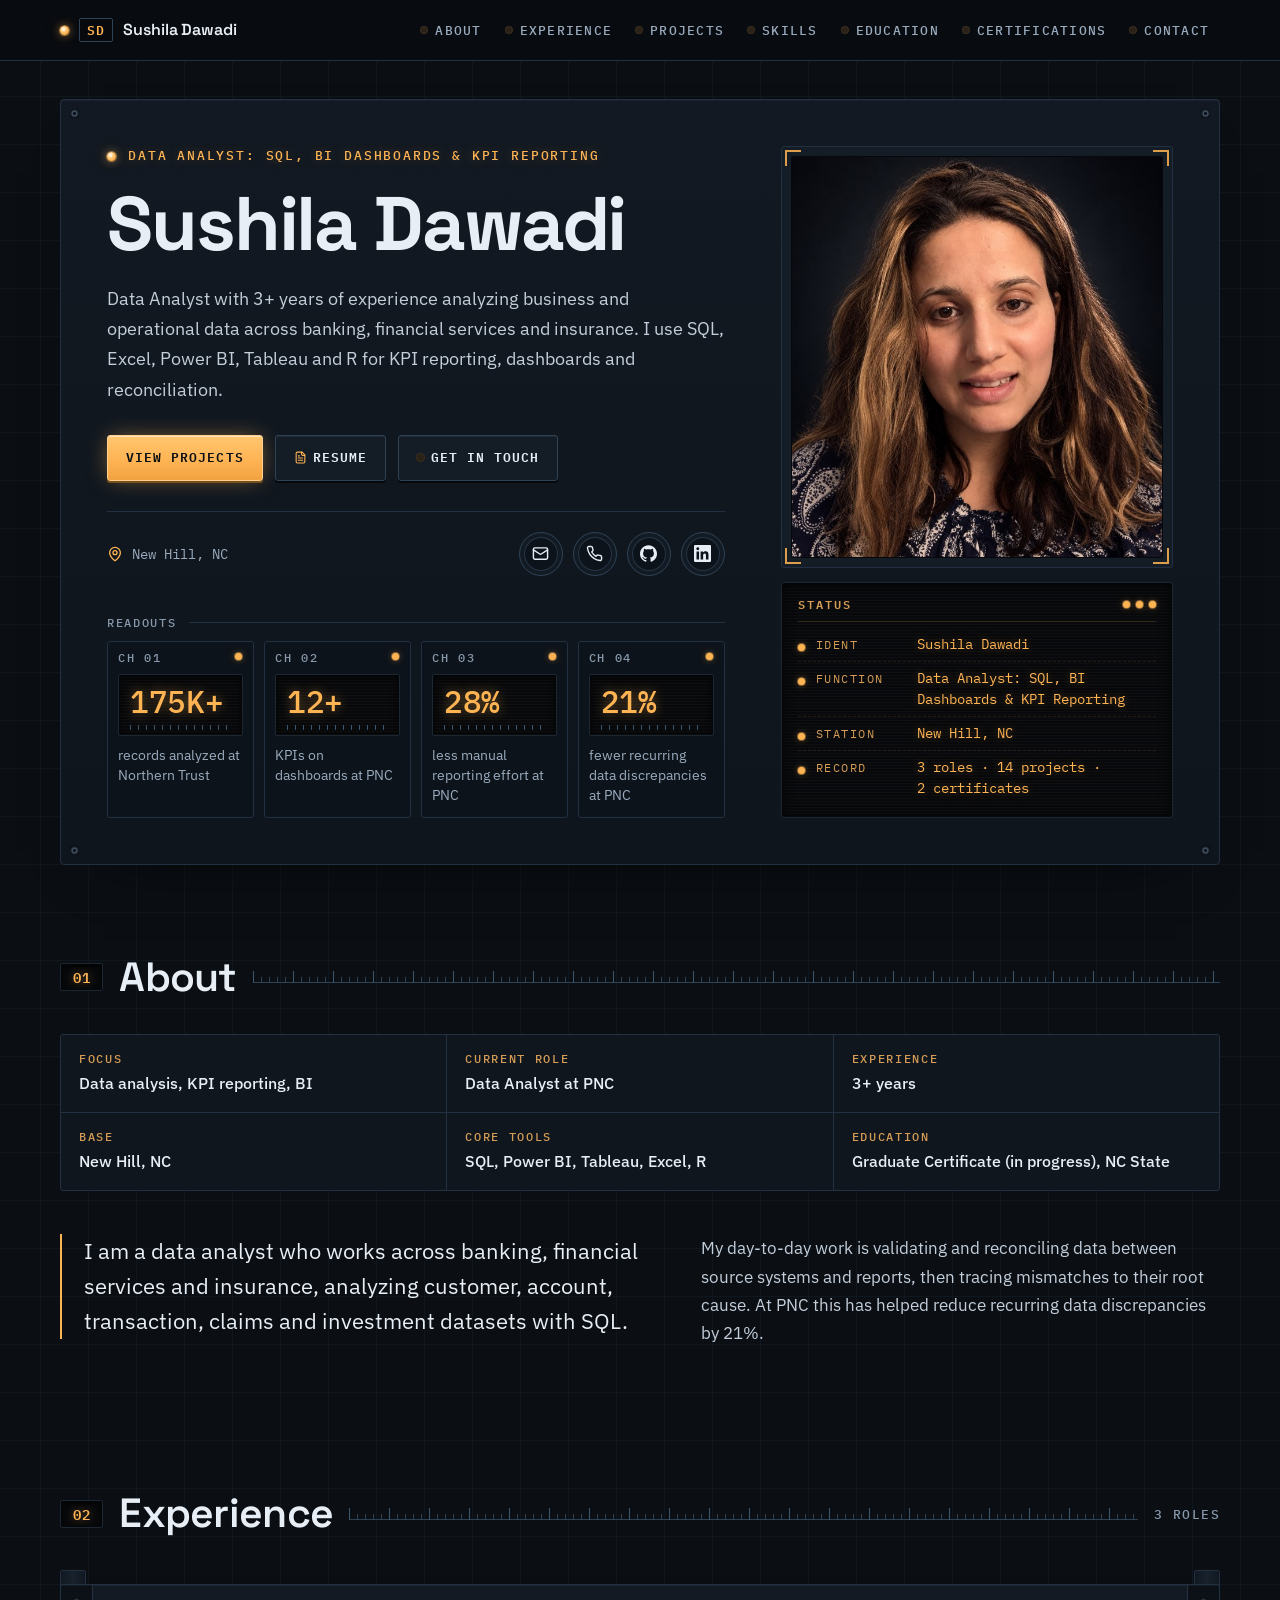
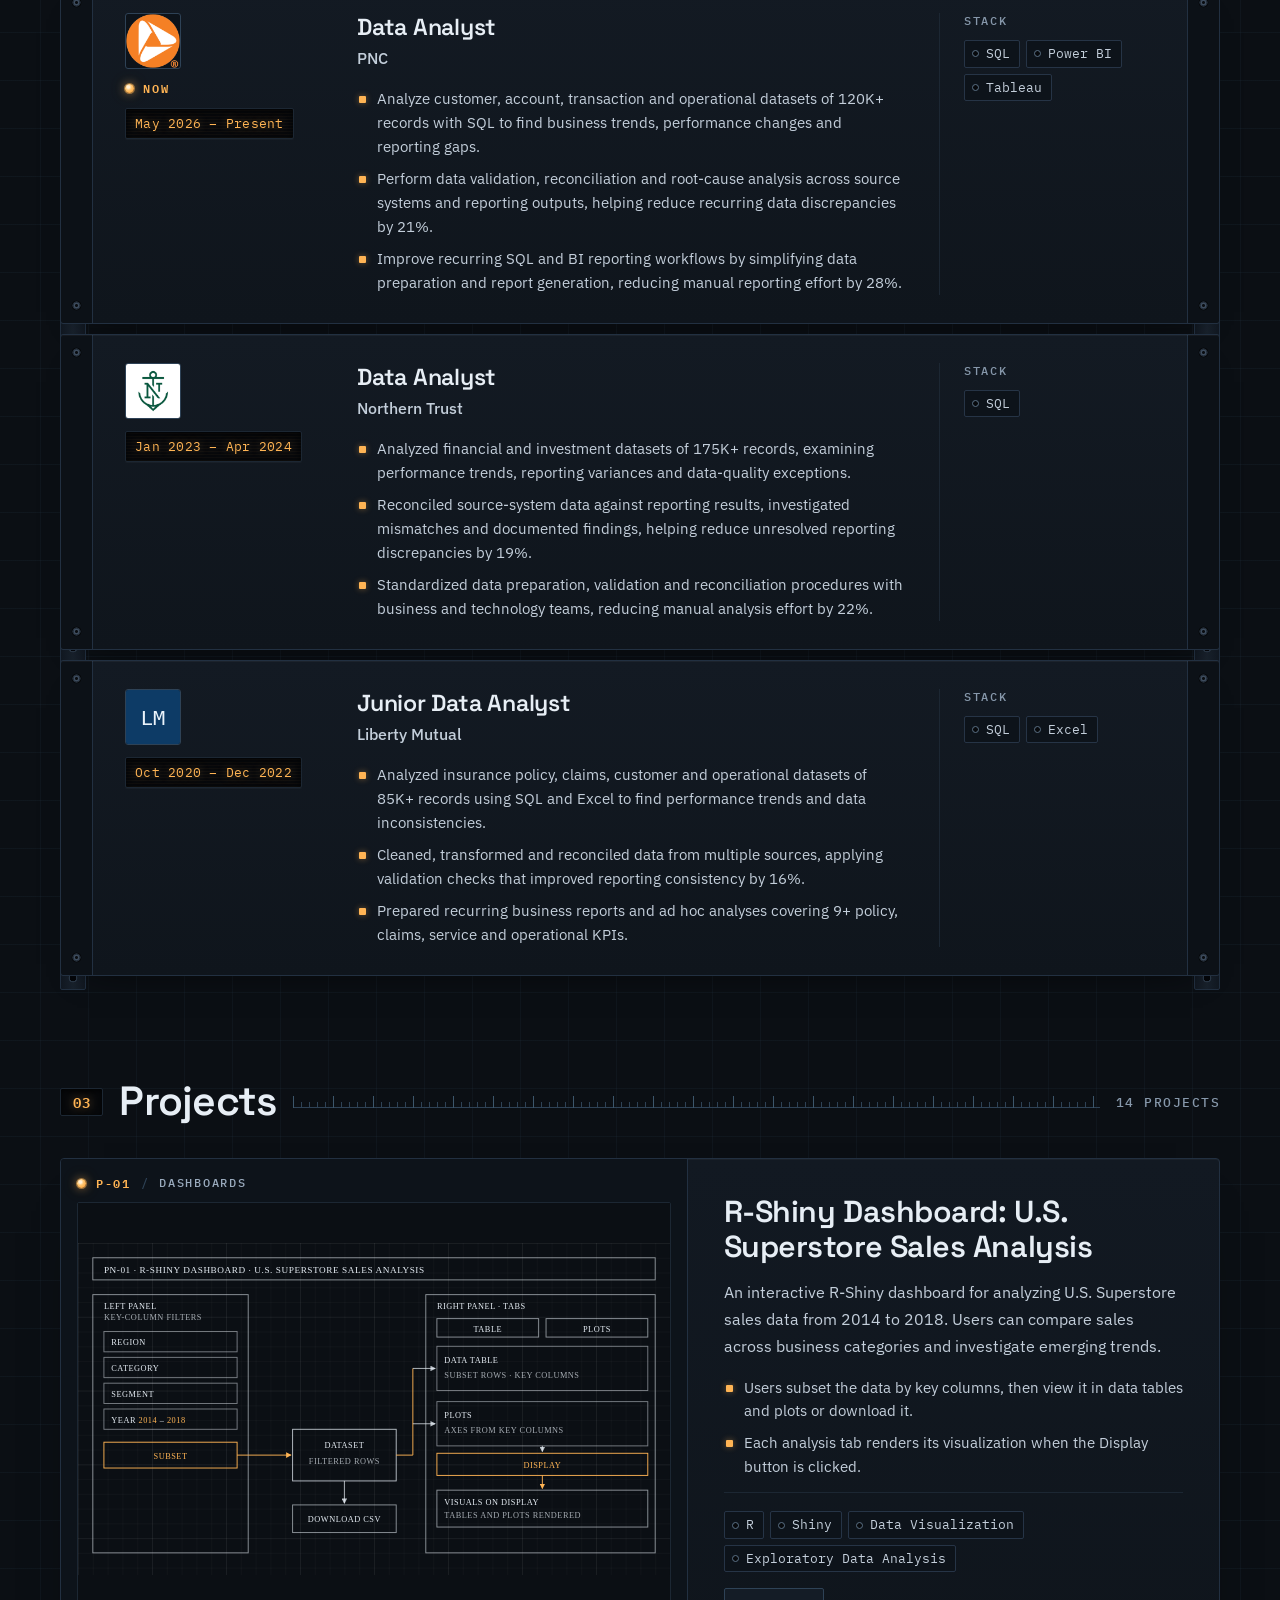
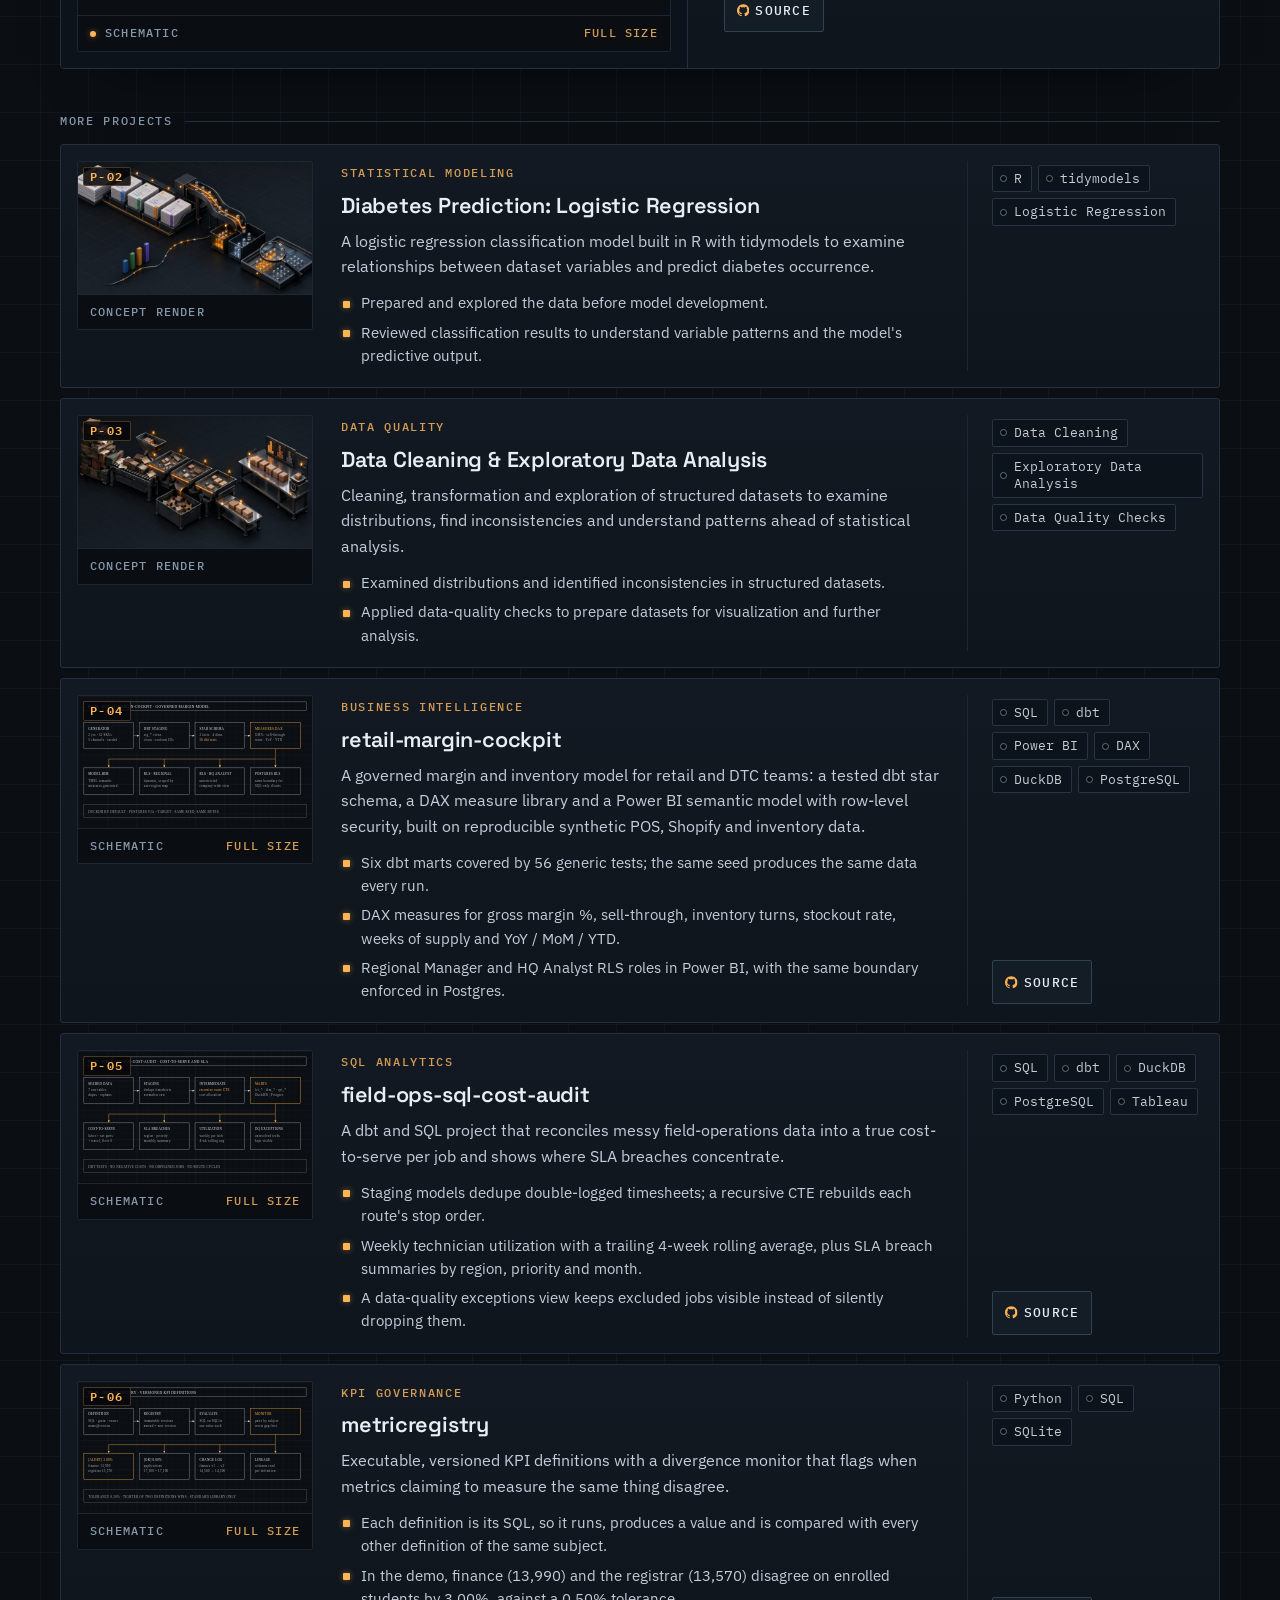
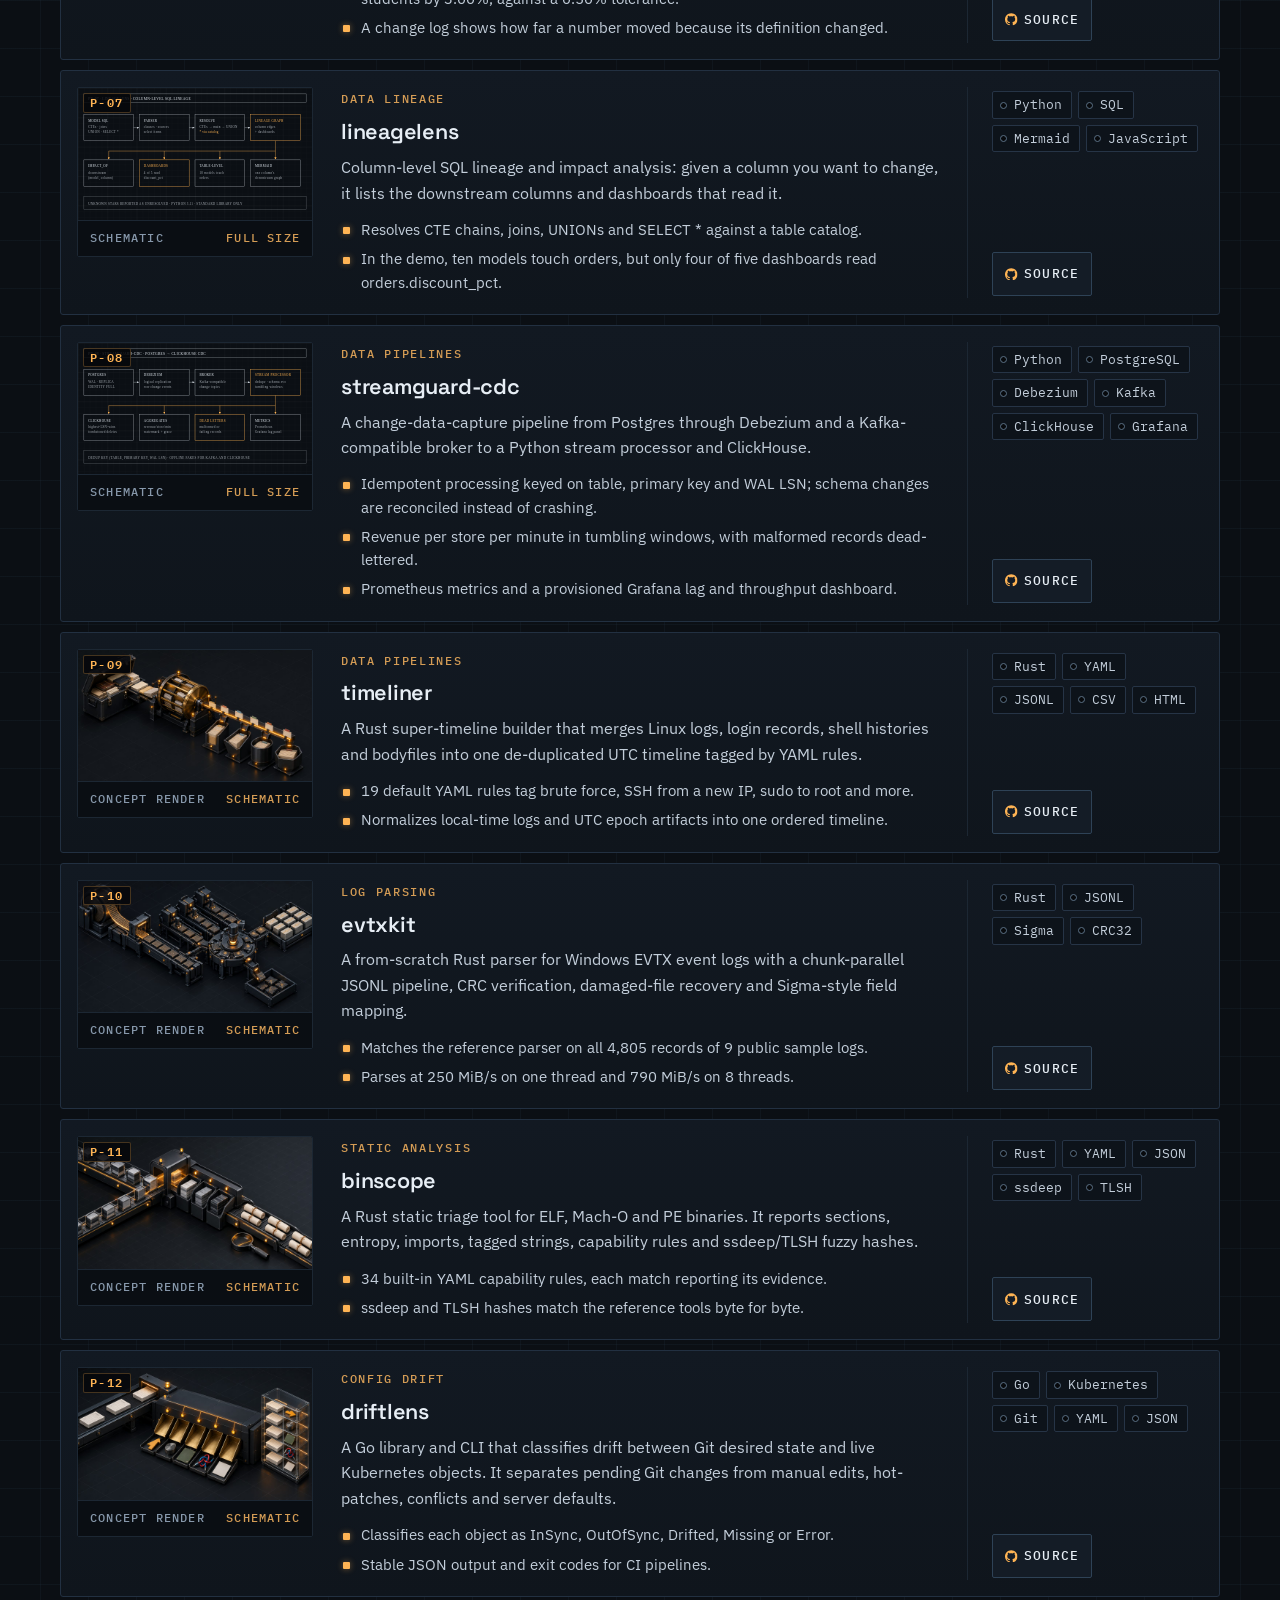
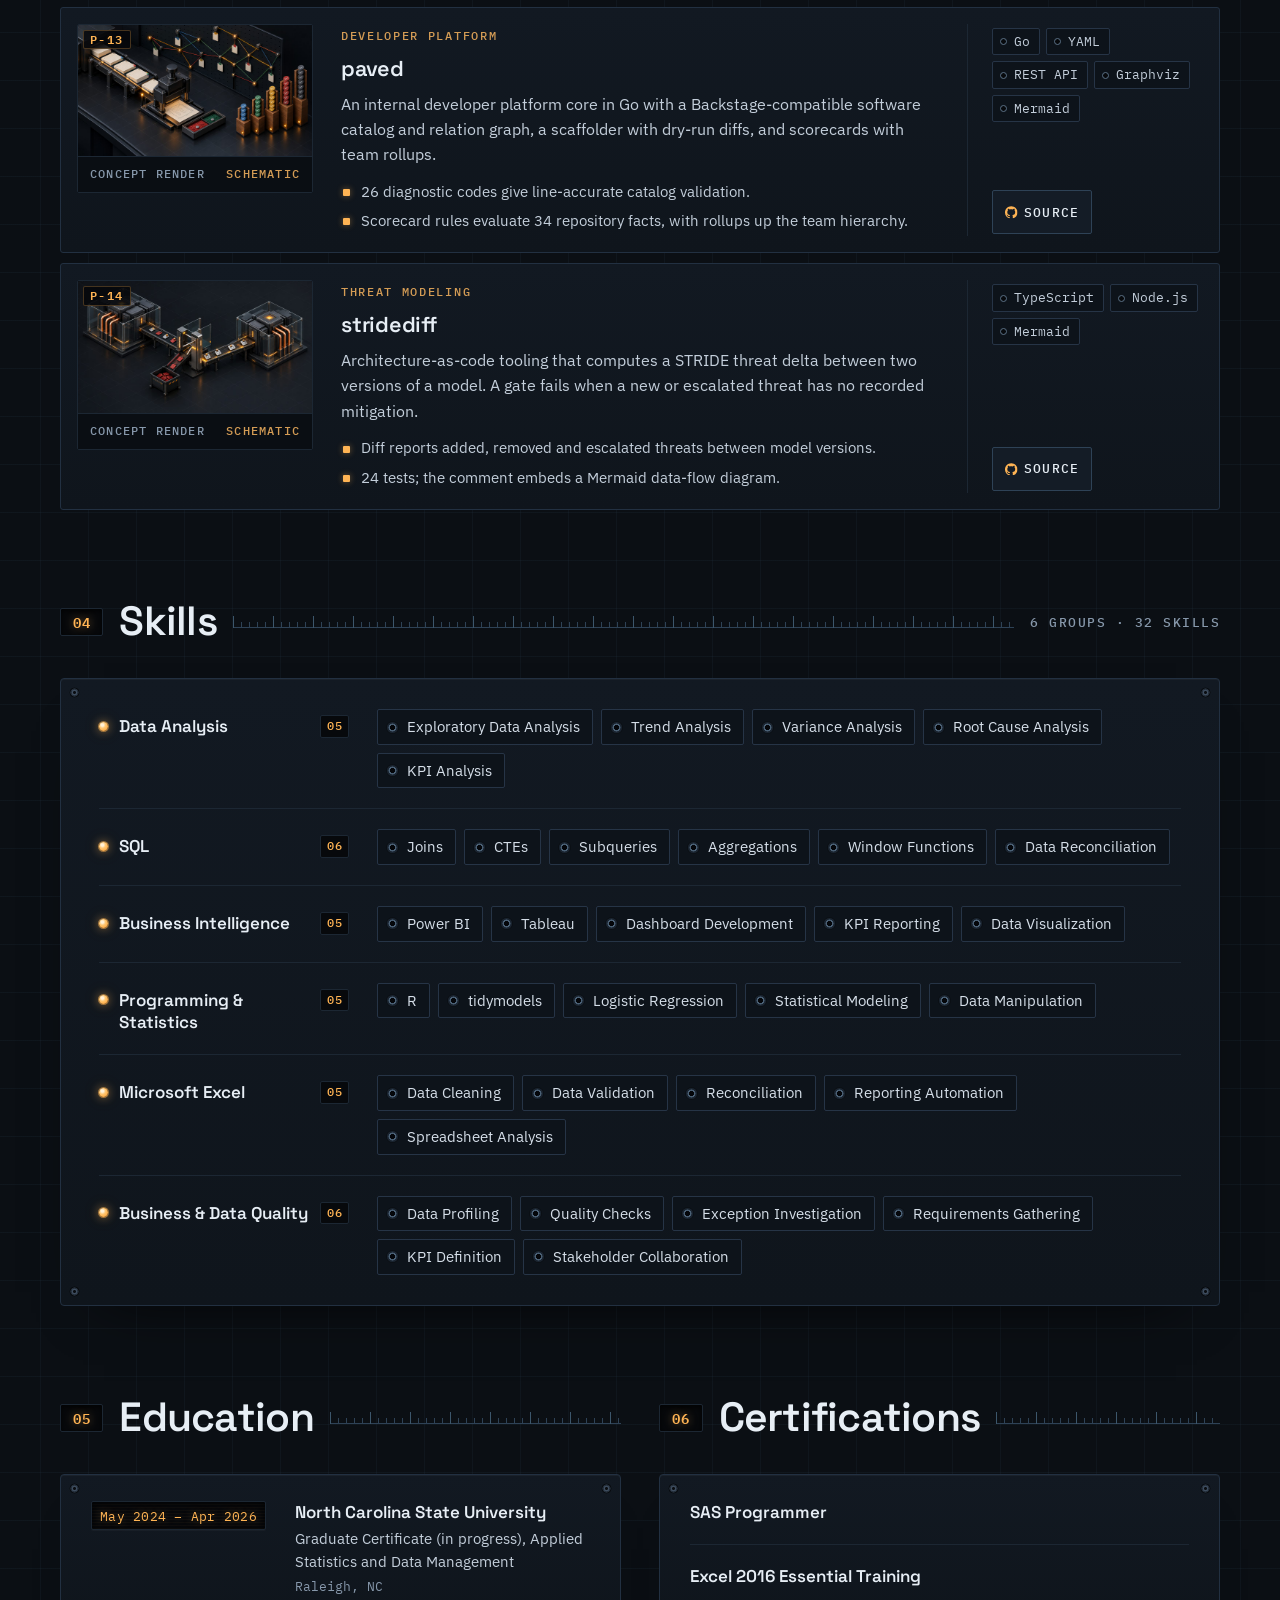
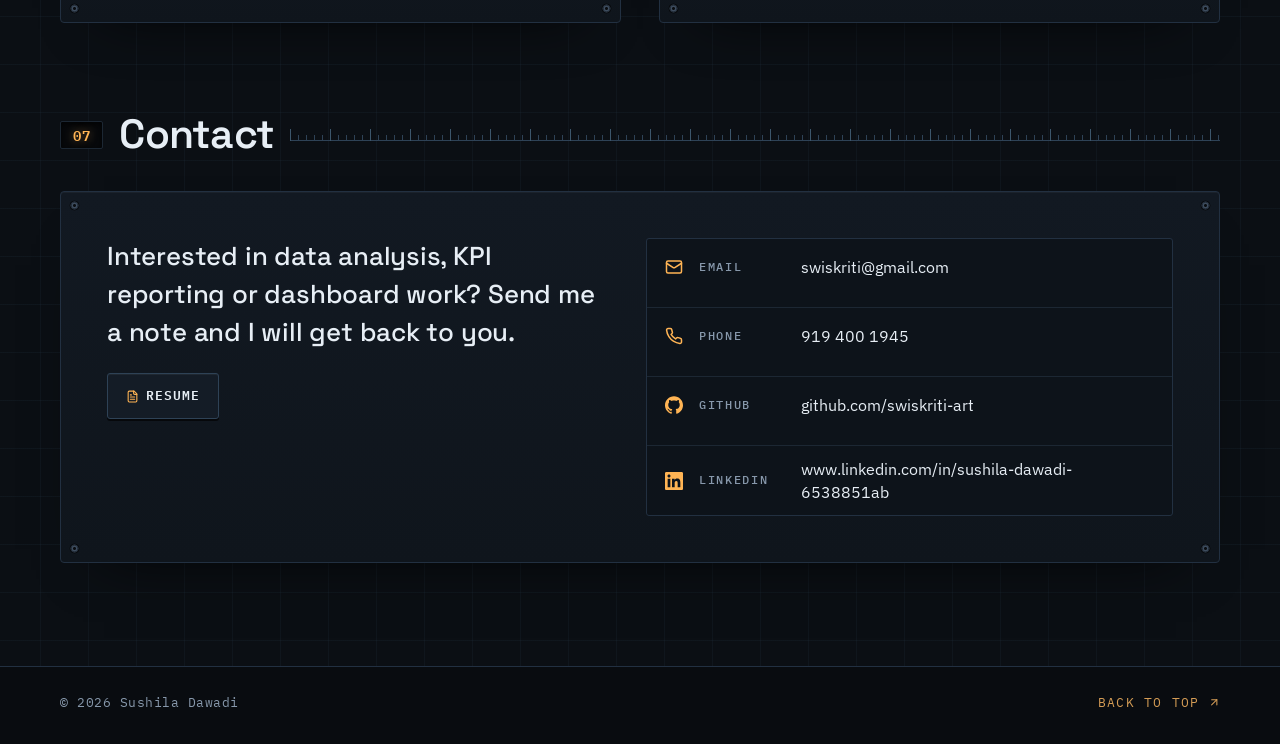
<file: index.html>
<!doctype html>
<html lang="en" data-kit-template="amber-terminal" data-kit-featured-layout="split">
  <head>
    <meta charset="utf-8" />
    <meta name="viewport" content="width=device-width, initial-scale=1" />
    <meta name="theme-color" content="#0B0F14" />
    
    
    <link rel="stylesheet" href="assets/kit/kit.css" />
    <link rel="preconnect" href="https://fonts.googleapis.com/" />
    <link rel="preconnect" href="https://fonts.gstatic.com/" crossorigin />
    <link
      rel="stylesheet"
      href="https://fonts.googleapis.com/css2?family=Space+Grotesk:wght@500;600;700&amp;family=IBM+Plex+Sans:ital,wght@0,400;0,500;0,600;1,400&amp;family=IBM+Plex+Mono:wght@400;500;600&amp;display=swap"
    />
    <link rel="stylesheet" href="assets/css/styles.css" />
<link rel="stylesheet" href="assets/css/polish.css">
    <link rel="stylesheet" href="assets/css/print.css" media="print" />
    <script type="module" src="assets/kit/kit.js"></script>
    <script defer src="assets/js/main.js"></script>
  
<title>Sushila Dawadi | Data Analyst</title>
<meta name="description" content="Data Analyst with 3+ years across banking, financial services and insurance. SQL, Power BI, Tableau and R for KPI reporting and data reconciliation.">
<meta name="author" content="Sushila Dawadi">
<link rel="canonical" href="https://swiskriti-art.github.io/">
<meta property="og:type" content="profile">
<meta property="og:title" content="Sushila Dawadi | Data Analyst">
<meta property="og:description" content="Data Analyst with 3+ years across banking, financial services and insurance. SQL, Power BI, Tableau and R for KPI reporting and data reconciliation.">
<meta property="og:url" content="https://swiskriti-art.github.io/">
<meta property="og:image" content="https://swiskriti-art.github.io/assets/images/social-card.png">
<meta property="og:image:width" content="1200">
<meta property="og:image:height" content="630">
<meta name="twitter:card" content="summary_large_image">
<meta name="twitter:title" content="Sushila Dawadi | Data Analyst">
<meta name="twitter:description" content="Data Analyst with 3+ years across banking, financial services and insurance. SQL, Power BI, Tableau and R for KPI reporting and data reconciliation.">
<meta name="twitter:image" content="https://swiskriti-art.github.io/assets/images/social-card.png">
<link rel="icon" href="favicon.svg" type="image/svg+xml">
<link rel="apple-touch-icon" href="apple-touch-icon.png">
<script type="application/ld+json">{"@context":"https://schema.org","@type":"Person","name":"Sushila Dawadi","jobTitle":"Data Analyst: SQL, BI Dashboards & KPI Reporting","url":"https://swiskriti-art.github.io/","image":"https://swiskriti-art.github.io/assets/images/sushila-dawadi.jpg","email":"swiskriti@gmail.com","sameAs":["https://www.linkedin.com/in/sushila-dawadi-6538851ab/","https://github.com/swiskriti-art"]}</script>
</head>
  <body>
    <a class="skip-link" href="#top">Skip to content</a>

    <!-- The rack header: the brand plate and the channel selector -->
    <header class="bar" id="bar">
      <div class="bar-inner">
        <a class="brand" href="#top">
          <span class="lamp is-on" aria-hidden="true"></span>
          <span class="brand-plate js-initials" aria-hidden="true"></span>
          <span class="brand-name" data-kit-text="hero.name"></span>
        </a>
        <button
          class="menu-btn"
          type="button"
          aria-expanded="false"
          aria-controls="menu"
          aria-label="Sections"
        >
          <span class="menu-lines" aria-hidden="true"><span></span><span></span><span></span></span>
        </button>
        <nav class="nav" aria-label="Sections">
          <ul class="menu" id="menu" data-kit="nav"></ul>
        </nav>
      </div>
    </header>

    <main id="top" tabindex="-1">
      <!-- The front panel: identity on the left, the instrument column on the right -->
      <section id="hero" class="hero" data-kit-section="hero" aria-label="Introduction">
        <div class="wrap">
          <div class="front panel">
            <div class="front-body">
              <div class="ident">
                <p class="eyebrow">
                  <span class="lamp is-on" aria-hidden="true"></span>
                  <span class="eyebrow-text" data-kit-text="hero.title"></span>
                </p>
                <h1 class="name js-name" data-kit-text="hero.name"></h1>
                <p class="summary" data-kit-text="hero.summary"></p>
                <div class="ctas" data-kit="ctas"></div>
                <div class="ident-foot">
                  <p class="where js-where">
                    <span data-kit="icon" data-icon="map-pin"></span>
                    <span data-kit-text="hero.location"></span>
                  </p>
                  <div class="jacks-row" data-kit="social"></div>
                </div>
              </div>

              <div class="meters js-meters">
                <p class="plate-label"><span class="js-meter-label">Readouts</span></p>
                <div class="readouts" data-kit="readouts"></div>
              </div>

              <div class="inst">
                <figure class="scope scope--photo" data-kit="hero-photo"></figure>
                <div class="status js-status" aria-hidden="true">
                  <p class="status-head">
                    <span class="status-title">Status</span>
                    <span class="status-lamps" aria-hidden="true"
                      ><span class="lamp"></span><span class="lamp"></span><span class="lamp"></span
                    ></span>
                  </p>
                  <ul class="status-lines js-boot"></ul>
                </div>
                <div class="scope scope--trace js-hero-trace" aria-hidden="true">
                  <div class="screen"><svg class="trace js-trace" focusable="false"></svg></div>
                </div>
              </div>
            </div>
          </div>
        </div>
      </section>

      <!-- Operator notes: the spec plates, then the paragraphs -->
      <section id="about" class="mod" data-kit-section="about" data-kit-label="About">
        <div class="wrap">
          <header class="mod-head">
            <span class="mod-no js-mod" aria-hidden="true"></span>
            <h2 class="mod-title">About</h2>
            <span class="mod-scale" aria-hidden="true"></span>
            <span class="mod-note js-note"></span>
          </header>
          <dl class="plates" data-kit-list="highlights">
            <template>
              <div class="plate">
                <dt data-kit-field="label"></dt>
                <dd data-kit-field="value"></dd>
              </div>
            </template>
          </dl>
          <div class="notes" data-kit-list="paragraphs">
            <template>
              <p class="note"></p>
            </template>
          </div>
        </div>
      </section>

      <!-- The rack: one unit per role, between the rails -->
      <section
        id="experience"
        class="mod"
        data-kit-section="experience"
        data-kit-label="Experience"
      >
        <div class="wrap">
          <header class="mod-head">
            <span class="mod-no js-mod" aria-hidden="true"></span>
            <h2 class="mod-title">Experience</h2>
            <span class="mod-scale" aria-hidden="true"></span>
            <span class="mod-note js-note"></span>
          </header>
          <div class="rack">
            <ol class="units" data-kit-list="roles">
              <template>
                <li class="unit">
                  <div class="unit-meta">
                    <div class="unit-mark">
                      <div class="unit-logo" data-kit="role-logo"></div>
                      <span class="unit-mono js-mono" aria-hidden="true"></span>
                    </div>
                    <p class="unit-state js-state">
                      <span class="lamp" aria-hidden="true"></span
                      ><span class="js-state-text"></span>
                    </p>
                    <p class="unit-dates well" data-kit="role-dates"></p>
                    <p class="unit-loc" data-kit-field="location"></p>
                  </div>
                  <div class="unit-body">
                    <h3 class="unit-title" data-kit-field="title"></h3>
                    <p class="unit-co">
                      <a
                        class="unit-company"
                        data-kit-field="company"
                        data-kit-href="companyUrl"
                      ></a>
                    </p>
                    <p class="unit-desc" data-kit-field="description"></p>
                    <ul class="unit-hl" data-kit-each="highlights">
                      <li></li>
                    </ul>
                    <div class="unit-earlier js-earlier">
                      <p class="side-label">Earlier here</p>
                      <div class="earlier" data-kit="role-earlier"></div>
                    </div>
                  </div>
                  <div class="unit-side js-unit-side">
                    <p class="side-label">Stack</p>
                    <ul class="patch" data-kit-each="technologies">
                      <li></li>
                    </ul>
                  </div>
                </li>
              </template>
            </ol>
          </div>
        </div>
      </section>

      <!-- Projects: featured ones on scope screens, then one row per other project -->
      <section id="projects" class="mod" data-kit-section="projects" data-kit-label="Projects">
        <div class="wrap">
          <header class="mod-head">
            <span class="mod-no js-mod" aria-hidden="true"></span>
            <h2 class="mod-title">Projects</h2>
            <span class="mod-scale" aria-hidden="true"></span>
            <span class="mod-note js-note"></span>
          </header>
          <div class="feats" data-kit-list="featured">
            <template>
              <article class="feat">
                <div class="feat-screen">
                  <p class="bezel-tag">
                    <span class="lamp is-on" aria-hidden="true"></span>
                    <span class="js-pn"></span>
                    <span class="bezel-cat" data-kit-field="category"></span>
                  </p>
                  <figure class="scope-media" data-kit="project-media"></figure>
                </div>
                <div class="feat-notes">
                  <h3 class="feat-name" data-kit-field="name"></h3>
                  <p class="feat-desc" data-kit-field="description"></p>
                  <ul class="feat-hl" data-kit-each="highlights">
                    <li></li>
                  </ul>
                  <div class="feat-foot">
                    <ul class="patch" data-kit-each="technologies">
                      <li></li>
                    </ul>
                    <div class="links" data-kit="project-links"></div>
                  </div>
                </div>
              </article>
            </template>
          </div>
          <p class="rows-label js-rows-label">More projects</p>
          <ol class="rows" data-kit-list="projects">
            <template>
              <li class="row">
                <div class="row-screen">
                  <span class="row-no js-pn" aria-hidden="true"></span>
                  <figure class="row-media" data-kit="project-media"></figure>
                </div>
                <div class="row-body">
                  <p class="row-cat" data-kit-field="category"></p>
                  <h3 class="row-name" data-kit-field="name"></h3>
                  <p class="row-desc" data-kit-field="description"></p>
                  <ul class="row-hl" data-kit-each="highlights">
                    <li></li>
                  </ul>
                </div>
                <div class="row-side">
                  <ul class="patch" data-kit-each="technologies">
                    <li></li>
                  </ul>
                  <div class="links" data-kit="project-links"></div>
                </div>
              </li>
            </template>
          </ol>
        </div>
      </section>

      <!-- The patch bay: one strip per skill group -->
      <section id="skills" class="mod" data-kit-section="skills" data-kit-label="Skills">
        <div class="wrap">
          <header class="mod-head">
            <span class="mod-no js-mod" aria-hidden="true"></span>
            <h2 class="mod-title">Skills</h2>
            <span class="mod-scale" aria-hidden="true"></span>
            <span class="mod-note js-note"></span>
          </header>
          <div class="bay panel">
            <ul class="bay-rows" data-kit-list="groups">
              <template>
                <li class="bay-row">
                  <div class="bay-label">
                    <span class="lamp is-on" aria-hidden="true"></span>
                    <h3 class="bay-name" data-kit-field="name"></h3>
                    <span class="bay-qty js-qty"></span>
                  </div>
                  <ul class="bay-jacks" data-kit-each="items">
                    <li></li>
                  </ul>
                </li>
              </template>
            </ul>
          </div>
        </div>
      </section>

      <!-- The log: education and certifications side by side -->
      <div class="pair">
        <section
          id="education"
          class="mod mod--half"
          data-kit-section="education"
          data-kit-label="Education"
        >
          <header class="mod-head">
            <span class="mod-no js-mod" aria-hidden="true"></span>
            <h2 class="mod-title">Education</h2>
            <span class="mod-scale" aria-hidden="true"></span>
          </header>
          <ol class="log panel" data-kit-list="entries">
            <template>
              <li class="log-row">
                <p class="log-date well" data-kit="role-dates"></p>
                <div class="log-body">
                  <h3 class="log-name" data-kit-field="institution"></h3>
                  <p class="log-sub">
                    <span class="log-degree" data-kit-field="degree"></span
                    ><span class="log-sep">, </span
                    ><span class="log-field" data-kit-field="field"></span>
                  </p>
                  <p class="log-meta" data-kit-field="location"></p>
                  <ul class="log-notes" data-kit-each="details">
                    <li></li>
                  </ul>
                </div>
              </li>
            </template>
          </ol>
        </section>

        <section
          id="certifications"
          class="mod mod--half"
          data-kit-section="certifications"
          data-kit-label="Certifications"
        >
          <header class="mod-head">
            <span class="mod-no js-mod" aria-hidden="true"></span>
            <h2 class="mod-title">Certifications</h2>
            <span class="mod-scale" aria-hidden="true"></span>
          </header>
          <ol class="log panel" data-kit-list="items">
            <template>
              <li class="log-row">
                <p class="log-date well" data-kit-field="date"></p>
                <div class="log-body">
                  <h3 class="log-name">
                    <a class="cert-link" data-kit-field="name" data-kit-href="url"></a>
                  </h3>
                  <p class="log-sub" data-kit-field="issuer"></p>
                </div>
              </li>
            </template>
          </ol>
        </section>
      </div>

      <!-- Contact: the note, the status lamp and every channel -->
      <section id="contact" class="mod" data-kit-section="contact" data-kit-label="Contact">
        <div class="wrap">
          <header class="mod-head">
            <span class="mod-no js-mod" aria-hidden="true"></span>
            <h2 class="mod-title">Contact</h2>
            <span class="mod-scale" aria-hidden="true"></span>
          </header>
          <div class="tx panel">
            <div class="tx-lead">
              <p class="tx-intro" data-kit-text="contact.intro"></p>
              <p class="tx-status js-avail">
                <span class="lamp is-on" aria-hidden="true"></span>
                <span class="tx-status-k">Status</span>
                <span class="tx-status-v" data-kit-text="contact.availability"></span>
              </p>
              <div class="tx-ctas js-tx-ctas"></div>
            </div>
            <ul class="tx-list" data-kit="contact-list"></ul>
          </div>
        </div>
      </section>
    </main>

    <footer class="base">
      <div class="wrap base-inner">
        <p class="base-line" data-kit="footer"></p>
        <a class="base-top" href="#top"
          >Back to top <span data-kit="icon" data-icon="arrow-up-right"></span
        ></a>
      </div>
    </footer>
  </body>
</html>
</file>
<file: assets/kit/kit.css>
/*
 * SlateGit template kit v1: structural styles for what kit.js renders.
 *
 * Every colour, radius, border, shadow and font comes from the ten --kit-* tokens, which a
 * template sets in its own :root. Every selector is wrapped in :where(), so it has no
 * specificity and any rule in the template's own stylesheet overrides it.
 */

:where(:root) {
  --kit-bg: Canvas;
  --kit-ink: CanvasText;
  --kit-accent: LinkText;
  --kit-muted: GrayText;
  --kit-radius: 0.5rem;
  --kit-border: 1px solid color-mix(in srgb, currentColor 18%, transparent);
  --kit-shadow: 0 1px 3px color-mix(in srgb, CanvasText 14%, transparent);
  --kit-font-body: system-ui, sans-serif;
  --kit-font-display: var(--kit-font-body);
  --kit-font-mono: ui-monospace, monospace;
}

@media (prefers-reduced-motion: no-preference) {
  :where(html) {
    scroll-behavior: smooth;
  }
}

/* The sprite is a hidden library of <symbol>s; icons are 1em and take the text colour. */
:where(.kit-sprite) {
  position: absolute;
  width: 0;
  height: 0;
  overflow: hidden;
}

:where(.kit-icon) {
  width: 1em;
  height: 1em;
  flex: none;
  vertical-align: -0.125em;
}

/* Kit-rendered text never overflows a narrow screen, however long a name or URL is. */
:where([data-kit-text], [data-kit-field], [data-kit-each] > *, [class^='kit-'], [class*=' kit-']) {
  overflow-wrap: anywhere;
}

/* ---- lists and slots ---- */

:where(ul, ol):where([data-kit-list], [data-kit-each], [data-kit]) {
  margin: 0;
  padding: 0;
  list-style: none;
}

:where([data-kit-list][data-kit-count='0']) {
  display: none;
}

:where([data-kit-list='projects'], [data-kit-list='featured']) {
  display: grid;
  gap: 1.5rem;
}

:where([data-kit-list='projects']) {
  grid-template-columns: repeat(auto-fill, minmax(min(100%, 18rem), 1fr));
}

:where([data-kit-list='roles'], [data-kit-list='entries'], [data-kit-list='items']) {
  display: grid;
  gap: 1.5rem;
}

:where([data-kit-list='groups']) {
  display: grid;
  gap: 1.25rem;
  grid-template-columns: repeat(auto-fill, minmax(min(100%, 14rem), 1fr));
}

:where(.kit-tags) {
  display: flex;
  flex-wrap: wrap;
  gap: 0.375rem;
}

:where(.kit-tags > li) {
  padding: 0.125rem 0.5rem;
  border: var(--kit-border);
  border-radius: var(--kit-radius);
  font-family: var(--kit-font-mono);
  font-size: 0.8125em;
}

:where(.kit-meta, .kit-caption, .kit-dates, .kit-readout__label, .kit-highlight > :first-child) {
  color: var(--kit-muted);
  font-size: 0.875em;
}

:where(.kit-meta) {
  display: flex;
  flex-wrap: wrap;
  gap: 0 0.75rem;
  margin: 0.25rem 0;
  font-family: var(--kit-font-mono);
}

/* ---- hero ---- */

:where([data-kit='hero-photo']) {
  margin: 0;
}

:where([data-kit='hero-photo'] img) {
  display: block;
  width: 100%;
  height: auto;
  aspect-ratio: 4 / 5;
  object-fit: cover;
  border-radius: var(--kit-radius);
  box-shadow: var(--kit-shadow);
}

:where([data-kit='readouts']) {
  display: grid;
  grid-template-columns: repeat(auto-fit, minmax(min(100%, 8rem), 1fr));
  gap: 1rem;
}

:where(.kit-readout) {
  display: flex;
  flex-direction: column;
  gap: 0.25rem;
}

:where(.kit-readout__value) {
  color: var(--kit-accent);
  font-family: var(--kit-font-display);
  font-size: clamp(1.5rem, 1.2rem + 1.5vw, 2.25rem);
  font-weight: 700;
  line-height: 1.1;
}

:where([data-kit='ctas'], [data-kit='social'], [data-kit='nav']) {
  display: flex;
  flex-wrap: wrap;
  align-items: center;
  gap: 0.75rem;
}

:where(.kit-cta) {
  display: inline-flex;
  align-items: center;
  gap: 0.5em;
  padding: 0.75em 1.25em;
  border: var(--kit-border);
  border-radius: var(--kit-radius);
  color: var(--kit-ink);
  font-family: var(--kit-font-body);
  font-weight: 600;
  line-height: 1.2;
  text-decoration: none;
}

:where(.kit-cta--primary) {
  border-color: transparent;
  background: var(--kit-accent);
  color: var(--kit-bg);
}

:where(.kit-social__link) {
  display: inline-flex;
  align-items: center;
  justify-content: center;
  width: 2.75rem;
  height: 2.75rem;
  border: var(--kit-border);
  border-radius: var(--kit-radius);
  color: var(--kit-ink);
}

/* the social label names the link for screen readers; the icon is what shows */
:where(.kit-social__label) {
  position: absolute;
  width: 1px;
  height: 1px;
  overflow: hidden;
  clip-path: inset(50%);
  white-space: nowrap;
}

:where(.kit-nav__link, .kit-link, .kit-contact) {
  color: inherit;
  text-decoration: none;
}

/* company and certification links set from data-kit-href */
:where(a[data-kit-href]) {
  color: inherit;
  text-decoration-color: var(--kit-accent);
  text-underline-offset: 0.2em;
}

:where(
  .kit-cta,
  .kit-social__link,
  .kit-nav__link,
  .kit-link,
  .kit-contact,
  .kit-cert a
):focus-visible {
  outline: 2px solid var(--kit-accent);
  outline-offset: 3px;
}

/* ---- experience and education ---- */

:where(.kit-role) {
  display: grid;
  grid-template-columns: 4rem minmax(0, 1fr);
  column-gap: 1rem;
}

:where(.kit-role > *) {
  grid-column: 2;
  margin: 0;
}

:where(.kit-role > [data-kit='role-logo']) {
  grid-column: 1;
  grid-row: 1 / span 9;
}

:where(.kit-role[data-kit-logo='0']) {
  grid-template-columns: minmax(0, 1fr);
}

:where(.kit-role[data-kit-logo='0'] > *) {
  grid-column: 1;
}

:where([data-kit='role-logo'] img) {
  display: block;
  width: 4rem;
  height: 4rem;
  padding: 0.375rem;
  border: var(--kit-border);
  border-radius: var(--kit-radius);
  background: var(--kit-bg);
  object-fit: contain;
}

:where(.kit-role h3, .kit-entry h3, .kit-project h3, .kit-group h3) {
  margin: 0;
  font-family: var(--kit-font-display);
  line-height: 1.25;
}

:where(.kit-role [data-kit-each='highlights'], .kit-project [data-kit-each='highlights']) {
  margin: 0.5rem 0;
  padding-inline-start: 1.25em;
  list-style: disc;
}

:where(.kit-role > .kit-tags, .kit-project > .kit-tags) {
  margin-block: 0.5rem;
}

:where([data-kit='role-earlier']) {
  display: grid;
  gap: 0.25rem;
  margin-top: 0.5rem;
  padding-inline-start: 0.75rem;
  border-inline-start: var(--kit-border);
}

:where(.kit-earlier) {
  display: flex;
  flex-wrap: wrap;
  gap: 0 0.75rem;
}

:where(.kit-entry > *, .kit-group > *) {
  margin: 0 0 0.25rem;
}

/* ---- projects ---- */

:where(.kit-project) {
  display: flex;
  flex-direction: column;
  gap: 0.5rem;
  overflow: hidden;
  padding-bottom: 1rem;
  border: var(--kit-border);
  border-radius: var(--kit-radius);
  box-shadow: var(--kit-shadow);
}

:where(.kit-project > :not([data-kit='project-media'])) {
  margin: 0;
  padding-inline: 1rem;
}

:where([data-kit='project-media']) {
  margin: 0;
}

:where([data-kit='project-media'] img) {
  display: block;
  width: 100%;
  height: auto;
  aspect-ratio: 16 / 9;
  object-fit: cover;
}

/* a schematic is a diagram: show all of it */
:where(.kit-media--schematic img) {
  object-fit: contain;
  background: var(--kit-bg);
}

:where([data-kit='project-media'] .kit-caption) {
  display: block;
  padding: 0.375rem 1rem 0;
}

:where([data-kit='project-links']) {
  display: flex;
  flex-wrap: wrap;
  gap: 1rem;
  margin-top: auto;
}

:where(.kit-link, .kit-contact) {
  display: inline-flex;
  align-items: center;
  gap: 0.5em;
}

:where(.kit-project > [data-kit-field='category']) {
  color: var(--kit-accent);
  font-family: var(--kit-font-mono);
  font-size: 0.8125em;
  text-transform: uppercase;
  letter-spacing: 0.06em;
}

@media (min-width: 48rem) {
  :where(.kit-project--featured.kit-project--split) {
    display: grid;
    grid-template-columns: minmax(0, 1.25fr) minmax(0, 1fr);
    align-content: start;
    column-gap: 1.5rem;
    padding-bottom: 1.5rem;
  }

  :where(.kit-project--split > [data-kit='project-media']) {
    grid-row: 1 / span 9;
  }

  :where(.kit-project--split > :not([data-kit='project-media'])) {
    grid-column: 2;
    padding-inline: 0 1.5rem;
  }

  :where(.kit-project--split > :nth-child(2)) {
    padding-top: 1.5rem;
  }
}

:where(.kit-project--featured.kit-project--stack [data-kit='project-media'] img) {
  aspect-ratio: 21 / 9;
}

/* ---- contact ---- */

:where([data-kit='contact-list']) {
  display: grid;
  gap: 0.75rem;
}

:where(.kit-cert) {
  display: flex;
  flex-wrap: wrap;
  gap: 0 0.75rem;
}

:where(.kit-cert > :not(a)) {
  color: var(--kit-muted);
}

/* Motion is the template's business, but never when the visitor asked for less of it. Transitions are
   off outright (0s duration and delay): a 0.01ms one is still a live transition, so a style a template
   sets and then measures (its hero name's fit) reads back the old value, and the fit flips on resize. */
@media (prefers-reduced-motion: reduce) {
  :where(*, *::before, *::after) {
    animation-duration: 0.01ms !important;
    animation-iteration-count: 1 !important;
    transition-duration: 0s !important;
    transition-delay: 0s !important;
    scroll-behavior: auto !important;
  }
}
</file>
<file: assets/css/styles.css>
/* Amber Terminal on the template kit: a dark instrument panel with amber signal light.
 *
 * The page is a rack of matte modules on a ruled instrument grid: a front panel with screws,
 * meters with recessed amber displays, a status readout, scope screens for pictures, rack units
 * for roles, a patch bay for skills, a log for education and certificates, and a channel panel
 * for contact. Amber is the only light on the panel: lamps, displays and the primary key. */

:root {
  --kit-bg: #0b0f14;
  --kit-ink: #e7eef5;
  --kit-accent: #ffb454;
  --kit-muted: #9aabbe;
  --kit-radius: 3px;
  --kit-border: 1px solid #223041;
  --kit-shadow: 0 24px 48px -36px rgba(0, 0, 0, 0.9);
  --kit-font-display: 'Space Grotesk', system-ui, sans-serif;
  --kit-font-body: 'IBM Plex Sans', system-ui, sans-serif;
  --kit-font-mono: 'IBM Plex Mono', ui-monospace, monospace;

  --bg: #0b0f14;
  --panel: #10161e;
  --panel-2: #141c26;
  --panel-3: #0d131a;
  --well: #07090c;
  --line: #223041;
  --line-2: #2e4256;
  --line-3: #1c2733;
  --ink: #e7eef5;
  --body: #c3ceda;
  --muted: #9aabbe;
  --faint: #8798ab;
  --amber: #ffb454;
  --amber-hi: #ffc97f;
  --amber-lab: #d49c55;
  --glow: rgba(255, 180, 84, 0.42);
  --gutter: clamp(16px, 4vw, 40px);
  --bar-h: 60px;
  --rivet: radial-gradient(
    circle,
    #0a0d11 0 1.2px,
    #3d4c5e 1.7px 2.7px,
    #232d39 3.1px 3.9px,
    rgba(0, 0, 0, 0.55) 4.3px 4.8px,
    transparent 5.2px
  );
}

/* ------------------------------------------------------------------------------ base */
*,
*::before,
*::after {
  box-sizing: border-box;
}

html {
  scroll-padding-top: calc(var(--bar-h) + 16px);
  -webkit-text-size-adjust: 100%;
}

body {
  margin: 0;
  min-width: 0;
  overflow-x: clip;
  background-color: var(--bg);
  background-image:
    linear-gradient(rgba(46, 66, 86, 0.14) 1px, transparent 1px),
    linear-gradient(90deg, rgba(46, 66, 86, 0.14) 1px, transparent 1px);
  background-size: 48px 48px;
  background-position: center top;
  color: var(--ink);
  font-family: var(--kit-font-body);
  font-size: 16px;
  line-height: 1.6;
  -webkit-font-smoothing: antialiased;
  text-rendering: optimizeLegibility;
}

::selection {
  background: var(--amber);
  color: var(--bg);
}

img {
  max-width: 100%;
}

a {
  color: inherit;
}

h1,
h2,
h3,
p,
dl,
dd,
figure {
  margin: 0;
}

a:focus-visible,
button:focus-visible {
  outline: 2px solid var(--amber);
  outline-offset: 3px;
}

main:focus {
  outline: none;
}

.wrap {
  width: 100%;
  max-width: 1240px;
  margin-inline: auto;
  padding-inline: var(--gutter);
}

.skip-link {
  position: absolute;
  left: 12px;
  top: -60px;
  z-index: 100;
  padding: 10px 14px;
  border-radius: 2px;
  background: var(--amber);
  color: var(--bg);
  font: 600 13px/1 var(--kit-font-mono);
  text-decoration: none;
}

.skip-link:focus {
  top: 10px;
}

/* a list the kit leaves empty draws nothing: no rule, no border, no gap */
.plates[data-kit-count='0'],
.notes[data-kit-count='0'],
.units[data-kit-count='0'],
.feats[data-kit-count='0'],
.rows[data-kit-count='0'],
.bay-rows[data-kit-count='0'],
.log[data-kit-count='0'] {
  display: none;
}

/* ------------------------------------------------------------- panel parts: the hardware */

/* a matte module face with a screw in each corner */
.panel {
  position: relative;
  border: 1px solid var(--line);
  border-radius: 4px;
  background: linear-gradient(180deg, #121922 0%, #0f151c 100%);
  box-shadow:
    inset 0 1px 0 rgba(255, 255, 255, 0.04),
    0 30px 60px -44px #000;
}

.panel::before {
  content: '';
  position: absolute;
  inset: 8px;
  pointer-events: none;
  background:
    var(--rivet) left top / 11px 11px no-repeat,
    var(--rivet) right top / 11px 11px no-repeat,
    var(--rivet) left bottom / 11px 11px no-repeat,
    var(--rivet) right bottom / 11px 11px no-repeat;
}

/* a signal lamp: dark until it is lit */
.lamp {
  display: inline-block;
  flex: none;
  width: 9px;
  height: 9px;
  border-radius: 50%;
  background: #2a2218;
  box-shadow:
    inset 0 1px 1px rgba(0, 0, 0, 0.7),
    0 0 0 1px #3a2e1e;
}

.lamp.is-on {
  background: radial-gradient(circle at 38% 34%, #fff1d8 0 14%, #ffc874 38%, #ffb454 62%, #d6862a);
  box-shadow:
    0 0 0 1px rgba(255, 180, 84, 0.5),
    0 0 8px 1px var(--glow),
    0 0 18px rgba(255, 180, 84, 0.22);
}

/* a recessed display window, lit in amber phosphor */
.well {
  border: 1px solid var(--line-3);
  border-radius: 2px;
  background-color: var(--well);
  background-image: repeating-linear-gradient(
    0deg,
    rgba(255, 180, 84, 0.035) 0 1px,
    transparent 1px 3px
  );
  box-shadow:
    inset 0 2px 8px rgba(0, 0, 0, 0.8),
    0 1px 0 rgba(255, 255, 255, 0.03);
  color: var(--amber);
  font-family: var(--kit-font-mono);
  text-shadow: 0 0 10px rgba(255, 180, 84, 0.35);
}

/* silkscreened panel labels */
.side-label,
.plate-label,
.rows-label {
  margin: 0 0 10px;
  color: var(--faint);
  font: 500 12px/1.4 var(--kit-font-mono);
  letter-spacing: 0.14em;
  text-transform: uppercase;
}

.plate-label,
.rows-label {
  display: flex;
  align-items: center;
  gap: 12px;
}

.plate-label::after,
.rows-label::after {
  content: '';
  flex: 1;
  height: 1px;
  background: var(--line);
}

/* patch labels: technologies, a jack beside each */
.patch {
  display: flex;
  flex-wrap: wrap;
  gap: 6px;
}

.patch > li {
  display: inline-flex;
  align-items: center;
  gap: 7px;
  padding: 4px 9px 4px 7px;
  border: 1px solid #263446;
  border-radius: 2px;
  background: var(--panel-3);
  color: var(--body);
  font: 400 12.5px/1.4 var(--kit-font-mono);
}

.patch > li::before {
  content: '';
  flex: none;
  width: 7px;
  height: 7px;
  border-radius: 50%;
  border: 1px solid #5b7186;
  background: var(--well);
}

/* the amber marker on highlight lists */
.unit-hl > li,
.feat-hl > li,
.row-hl > li,
.log-notes > li {
  position: relative;
  padding-left: 20px;
}

.unit-hl > li::before,
.feat-hl > li::before,
.row-hl > li::before,
.log-notes > li::before {
  content: '';
  position: absolute;
  left: 2px;
  top: 0.62em;
  width: 7px;
  height: 7px;
  border-radius: 1px;
  background: var(--amber);
  box-shadow: 0 0 6px rgba(255, 180, 84, 0.45);
}

/* -------------------------------------------------------------------- the rack header */
.bar {
  position: sticky;
  top: 0;
  z-index: 50;
  border-bottom: 1px solid var(--line);
  background: rgba(9, 12, 16, 0.94);
  -webkit-backdrop-filter: blur(8px);
  backdrop-filter: blur(8px);
}

.bar-inner {
  display: flex;
  align-items: center;
  gap: 20px;
  max-width: 1240px;
  height: var(--bar-h);
  margin-inline: auto;
  padding-inline: var(--gutter);
}

.brand {
  display: flex;
  align-items: center;
  gap: 10px;
  min-width: 0;
  flex: 0 1 auto;
  margin-right: auto;
  color: var(--ink);
  text-decoration: none;
}

.brand-plate {
  flex: none;
  padding: 3px 7px;
  font: 600 12.5px/1.3 var(--kit-font-mono);
  letter-spacing: 0.08em;
  border: 1px solid var(--line-2);
  border-radius: 2px;
  background: var(--well);
  color: var(--amber);
}

.brand-plate:empty {
  display: none;
}

.brand-name {
  min-width: 0;
  overflow: hidden;
  font: 600 16px/1.2 var(--kit-font-display);
  letter-spacing: -0.005em;
  white-space: nowrap;
  text-overflow: ellipsis;
  overflow-wrap: normal;
}

.nav {
  flex: none;
}

.menu {
  display: flex;
  align-items: center;
  gap: 2px;
  flex-wrap: nowrap;
}

.kit-nav__link {
  display: inline-flex;
  align-items: center;
  gap: 8px;
  padding: 8px 10px;
  border: 1px solid transparent;
  border-radius: 2px;
  color: var(--muted);
  font: 500 12.5px/1 var(--kit-font-mono);
  letter-spacing: 0.1em;
  text-transform: uppercase;
  white-space: nowrap;
  overflow-wrap: normal;
  transition:
    color 0.2s ease,
    border-color 0.2s ease;
}

.kit-nav__link::before {
  content: '';
  flex: none;
  width: 6px;
  height: 6px;
  border-radius: 50%;
  background: #2a2218;
  box-shadow: 0 0 0 1px #3a2e1e;
  transition:
    background 0.2s ease,
    box-shadow 0.2s ease;
}

.kit-nav__link:hover {
  border-color: var(--line);
  color: var(--ink);
}

.kit-nav__link.is-active {
  color: var(--ink);
}

.kit-nav__link.is-active::before,
.kit-nav__link:hover::before {
  background: var(--amber);
  box-shadow:
    0 0 0 1px rgba(255, 180, 84, 0.5),
    0 0 7px var(--glow);
}

.menu-btn {
  display: none;
  flex: none;
  align-items: center;
  justify-content: center;
  width: 44px;
  height: 44px;
  padding: 0;
  border: 1px solid var(--line-2);
  border-radius: 3px;
  background: var(--panel-2);
  color: var(--ink);
  cursor: pointer;
}

.menu-lines {
  display: grid;
  gap: 4px;
  width: 18px;
}

.menu-lines > span {
  height: 2px;
  border-radius: 1px;
  background: currentColor;
  transition:
    transform 0.2s ease,
    opacity 0.2s ease;
}

.bar.is-open .menu-lines > span:nth-child(1) {
  transform: translateY(6px) rotate(45deg);
}

.bar.is-open .menu-lines > span:nth-child(2) {
  opacity: 0;
}

.bar.is-open .menu-lines > span:nth-child(3) {
  transform: translateY(-6px) rotate(-45deg);
}

/* the compact bar: the channel selector folds into a menu */
.bar.is-compact .menu-btn {
  display: inline-flex;
}

.bar.is-compact .nav {
  display: none;
  position: absolute;
  top: 100%;
  left: 0;
  right: 0;
  padding: 8px var(--gutter) 16px;
  border-bottom: 1px solid var(--line);
  background: rgba(9, 12, 16, 0.98);
}

.bar.is-compact.is-open .nav {
  display: block;
}

.bar.is-compact .menu {
  flex-direction: column;
  align-items: stretch;
  gap: 0;
  max-width: 1240px;
  margin-inline: auto;
}

.bar.is-compact .menu > li {
  border-bottom: 1px solid var(--line-3);
}

.bar.is-compact .kit-nav__link {
  width: 100%;
  padding: 14px 4px;
  font-size: 13px;
}

/* ------------------------------------------------------------------- the front panel */
.hero {
  padding: clamp(18px, 3vw, 40px) 0 0;
}

.front {
  padding: clamp(26px, 3.6vw, 52px);
}

.front-body {
  display: grid;
  grid-template-columns: minmax(0, 1fr) minmax(300px, 392px);
  grid-template-areas:
    'ident inst'
    'meters inst';
  grid-template-rows: auto 1fr;
  gap: 34px clamp(32px, 4.4vw, 64px);
}

.ident {
  grid-area: ident;
  min-width: 0;
}

.no-meters .ident {
  grid-row: 1 / -1;
  align-self: center;
}

.eyebrow {
  display: flex;
  align-items: flex-start;
  gap: 12px;
  margin: 0 0 18px;
  color: var(--amber);
  font: 500 13px/1.55 var(--kit-font-mono);
  letter-spacing: 0.14em;
  text-transform: uppercase;
  text-shadow: 0 0 12px rgba(255, 180, 84, 0.3);
}

.eyebrow .lamp {
  margin-top: 0.42em;
}

.eyebrow-text {
  min-width: 0;
}

.name {
  margin: 0 0 22px;
  color: var(--ink);
  font: 700 clamp(2.6rem, 1.3rem + 4.3vw, 5.2rem) / 1.02 var(--kit-font-display);
  letter-spacing: -0.028em;
  text-wrap: balance;
  transition: none;
}

/* a long name steps down a size, so it keeps to three lines or fewer */
.name.is-long {
  font-size: clamp(2.3rem, 1.2rem + 3.3vw, 4.1rem);
}

.summary {
  max-width: 60ch;
  margin: 0 0 30px;
  color: var(--body);
  font-size: clamp(1rem, 0.94rem + 0.3vw, 1.125rem);
  line-height: 1.68;
}

.ctas {
  display: flex;
  flex-wrap: wrap;
  gap: 12px;
}

.kit-cta {
  min-height: 46px;
  padding: 12px 18px;
  border: 1px solid var(--line-2);
  border-radius: 3px;
  background: var(--panel-2);
  color: var(--ink);
  font: 600 13px/1.2 var(--kit-font-mono);
  letter-spacing: 0.08em;
  text-transform: uppercase;
  box-shadow:
    inset 0 1px 0 rgba(255, 255, 255, 0.05),
    0 2px 0 #06080b;
  transition:
    border-color 0.2s ease,
    color 0.2s ease,
    box-shadow 0.2s ease;
}

.kit-cta .kit-icon {
  color: var(--amber);
}

.kit-cta--secondary::before {
  content: '';
  flex: none;
  width: 7px;
  height: 7px;
  border-radius: 50%;
  background: #2a2218;
  box-shadow: 0 0 0 1px #3a2e1e;
  transition:
    background 0.2s ease,
    box-shadow 0.2s ease;
}

.kit-cta:hover {
  border-color: var(--amber);
  color: var(--amber-hi);
}

.kit-cta--secondary:hover::before {
  background: var(--amber);
  box-shadow:
    0 0 0 1px rgba(255, 180, 84, 0.5),
    0 0 8px var(--glow);
}

/* the primary key is backlit */
.kit-cta--primary {
  border-color: #ffd08f;
  background: linear-gradient(180deg, #ffc66f 0%, #ffb454 55%, #f2a240 100%);
  color: #0b0f14;
  box-shadow:
    inset 0 1px 0 rgba(255, 255, 255, 0.5),
    0 2px 0 #7a4f17,
    0 0 22px -4px rgba(255, 180, 84, 0.55);
}

.kit-cta--primary:hover {
  border-color: #ffe0b3;
  color: #0b0f14;
  box-shadow:
    inset 0 1px 0 rgba(255, 255, 255, 0.55),
    0 2px 0 #7a4f17,
    0 0 30px -2px rgba(255, 180, 84, 0.7);
}

.ident-foot {
  display: flex;
  flex-wrap: wrap;
  align-items: center;
  justify-content: space-between;
  gap: 14px 24px;
  margin-top: 30px;
  padding-top: 20px;
  border-top: 1px solid var(--line);
}

.where {
  display: inline-flex;
  align-items: center;
  gap: 9px;
  min-width: 0;
  color: var(--muted);
  font: 400 13.5px/1.5 var(--kit-font-mono);
}

.where .kit-icon {
  color: var(--amber);
  font-size: 16px;
}

.jacks-row {
  gap: 10px;
}

/* social links are jack sockets */
.kit-social__link {
  width: 44px;
  height: 44px;
  border: 1px solid var(--line-2);
  border-radius: 50%;
  background: var(--panel-3);
  color: var(--ink);
  box-shadow:
    inset 0 0 0 4px #121a23,
    inset 0 0 0 5px #263446;
  transition:
    color 0.2s ease,
    border-color 0.2s ease,
    box-shadow 0.2s ease;
}

.kit-social__link .kit-icon {
  font-size: 17px;
}

.kit-social__link:hover {
  border-color: var(--amber);
  color: var(--amber);
  box-shadow:
    inset 0 0 0 4px #121a23,
    inset 0 0 0 5px rgba(255, 180, 84, 0.45),
    0 0 14px -2px var(--glow);
}

/* ---------------------------------------------------------------- the meters (readouts) */
.meters {
  grid-area: meters;
  align-self: end;
  min-width: 0;
}

.readouts {
  display: grid;
  grid-template-columns: repeat(var(--cols, 3), minmax(0, 1fr));
  gap: 10px;
  counter-reset: meter;
}

.readouts[data-kit-count='1'] {
  --cols: 1;
}

.readouts[data-kit-count='2'] {
  --cols: 2;
}

.readouts[data-kit-count='4'] {
  --cols: 4;
}

/* set by the fit when the values would fall under the floor: more room, never a clipped value */
.meters .readouts.is-tight {
  --cols: 2;
}

.meters .readouts.is-tight[data-kit-count='3'] > .kit-readout:last-child {
  grid-column: 1 / -1;
}

.meters .readouts.is-single {
  --cols: 1;
}

.meters .readouts.is-wrap .kit-readout__value {
  white-space: normal;
  overflow-wrap: normal;
}

.kit-readout {
  position: relative;
  min-width: 0;
  gap: 10px;
  padding: 10px 10px 12px;
  border: 1px solid var(--line);
  border-radius: 3px;
  background: var(--panel-3);
  counter-increment: meter;
}

/* the channel number, a count of the readouts, and its lamp */
.kit-readout::before {
  content: 'CH 0' counter(meter);
  display: block;
  padding-right: 16px;
  color: var(--faint);
  font: 500 12px/1 var(--kit-font-mono);
  letter-spacing: 0.14em;
}

.kit-readout::after {
  content: '';
  position: absolute;
  top: 11px;
  right: 11px;
  width: 7px;
  height: 7px;
  border-radius: 50%;
  background: var(--amber);
  box-shadow:
    0 0 0 1px rgba(255, 180, 84, 0.45),
    0 0 7px var(--glow);
}

.kit-readout__value {
  display: block;
  padding: 9px 11px 15px;
  overflow: hidden;
  border: 1px solid var(--line-3);
  border-radius: 2px;
  background-color: var(--well);
  background-image:
    repeating-linear-gradient(90deg, #3c566b 0 1px, transparent 1px 8px),
    repeating-linear-gradient(0deg, rgba(255, 180, 84, 0.035) 0 1px, transparent 1px 3px);
  background-size:
    calc(100% - 22px) 5px,
    auto;
  background-position:
    11px calc(100% - 5px),
    0 0;
  background-repeat: no-repeat, repeat;
  box-shadow: inset 0 2px 8px rgba(0, 0, 0, 0.8);
  color: var(--amber);
  font: 500 clamp(1.5rem, 1rem + 1.2vw, 2.05rem) / 1.15 var(--kit-font-mono);
  letter-spacing: -0.01em;
  white-space: nowrap;
  overflow-wrap: normal;
  text-shadow: 0 0 12px rgba(255, 180, 84, 0.45);
  transition: none;
}

.kit-readout__label {
  color: var(--muted);
  font-size: 13.5px;
  line-height: 1.45;
}

/* ------------------------------------------------------------- the instrument column */
.inst {
  grid-area: inst;
  display: flex;
  flex-direction: column;
  gap: 14px;
  min-width: 0;
}

/* the portrait on a scope bezel */
.scope--photo {
  position: relative;
  padding: 10px;
  border: 1px solid var(--line);
  border-radius: 3px;
  background: var(--panel-2);
}

.scope--photo::after {
  content: '';
  position: absolute;
  inset: 3px;
  pointer-events: none;
  --c: linear-gradient(var(--amber), var(--amber));
  background:
    var(--c) left top / 16px 2px no-repeat,
    var(--c) left top / 2px 16px no-repeat,
    var(--c) right top / 16px 2px no-repeat,
    var(--c) right top / 2px 16px no-repeat,
    var(--c) left bottom / 16px 2px no-repeat,
    var(--c) left bottom / 2px 16px no-repeat,
    var(--c) right bottom / 16px 2px no-repeat,
    var(--c) right bottom / 2px 16px no-repeat;
  opacity: 0.85;
}

.scope--photo img {
  aspect-ratio: 1 / 1.08;
  border-radius: 2px;
  box-shadow: 0 0 0 1px #06080b;
  object-position: 50% 22%;
}

.scope--photo figcaption,
.scope--photo .kit-caption {
  display: flex;
  align-items: flex-start;
  gap: 9px;
  padding: 10px 4px 2px;
  color: var(--faint);
  font: 500 12px/1.4 var(--kit-font-mono);
  letter-spacing: 0.12em;
  text-transform: uppercase;
}

.scope--photo figcaption::before,
.scope--photo .kit-caption::before {
  content: '';
  flex: none;
  margin-top: 0.42em;
  width: 7px;
  height: 7px;
  border-radius: 50%;
  background: var(--amber);
  box-shadow: 0 0 6px var(--glow);
}

/* the status readout: the panel's boot lines */
.status {
  padding: 14px 16px 12px;
  border: 1px solid var(--line-3);
  border-radius: 3px;
  background-color: var(--well);
  background-image: repeating-linear-gradient(
    0deg,
    rgba(255, 180, 84, 0.03) 0 1px,
    transparent 1px 3px
  );
  box-shadow: inset 0 2px 12px rgba(0, 0, 0, 0.75);
}

.status-head {
  display: flex;
  align-items: center;
  justify-content: space-between;
  gap: 12px;
  margin: 0 0 6px;
  padding-bottom: 10px;
  border-bottom: 1px solid rgba(255, 180, 84, 0.16);
  color: var(--amber-lab);
  font: 600 12px/1.2 var(--kit-font-mono);
  letter-spacing: 0.16em;
  text-transform: uppercase;
}

.status-lamps {
  display: inline-flex;
  gap: 6px;
}

.status-lamps .lamp,
.status-lines .lamp {
  width: 7px;
  height: 7px;
  background: var(--amber);
  box-shadow:
    0 0 0 1px rgba(255, 180, 84, 0.45),
    0 0 7px var(--glow);
}

.status-lines {
  margin: 0;
  padding: 0;
  list-style: none;
}

.status-line {
  display: grid;
  grid-template-columns: 7px 5.6rem minmax(0, 1fr);
  align-items: start;
  gap: 0 11px;
  padding: 6px 0;
  border-bottom: 1px dashed rgba(255, 180, 84, 0.1);
  font-family: var(--kit-font-mono);
}

.status-line:last-child {
  border-bottom: 0;
}

.status-line .lamp {
  margin-top: 0.58em;
}

.status-k {
  color: var(--amber-lab);
  font-size: 12px;
  line-height: 1.75;
  letter-spacing: 0.12em;
  text-transform: uppercase;
}

.status-count {
  white-space: nowrap;
}

.status-v {
  min-width: 0;
  color: var(--amber);
  font-size: 13.5px;
  line-height: 1.55;
  overflow-wrap: anywhere;
  text-shadow: 0 0 10px rgba(255, 180, 84, 0.35);
}

/* a scope screen: a graticule and an amber trace */
.scope--trace {
  display: flex;
  flex: 1 1 auto;
  min-height: 210px;
  padding: 10px;
  border: 1px solid var(--line);
  border-radius: 3px;
  background: var(--panel-2);
}

.screen {
  position: relative;
  flex: 1;
  min-height: 0;
  overflow: hidden;
  border-radius: 2px;
  background-color: #06080b;
  background-image:
    linear-gradient(rgba(255, 180, 84, 0.08) 1px, transparent 1px),
    linear-gradient(90deg, rgba(255, 180, 84, 0.08) 1px, transparent 1px);
  background-size: 10% 12.5%;
  background-position: -1px -1px;
  box-shadow:
    inset 0 0 0 1px var(--line-3),
    inset 0 0 40px rgba(0, 0, 0, 0.9);
}

/* the centre axes, a little brighter, with their minor ticks */
.screen::before {
  content: '';
  position: absolute;
  inset: 0;
  pointer-events: none;
  background:
    linear-gradient(rgba(255, 180, 84, 0.2), rgba(255, 180, 84, 0.2)) center / 100% 1px no-repeat,
    linear-gradient(rgba(255, 180, 84, 0.2), rgba(255, 180, 84, 0.2)) center / 1px 100% no-repeat,
    repeating-linear-gradient(90deg, rgba(255, 180, 84, 0.24) 0 1px, transparent 1px 2%) center /
      100% 7px no-repeat;
}

.trace {
  position: absolute;
  inset: 0;
  width: 100%;
  height: 100%;
  overflow: visible;
}

.trace path {
  fill: none;
  stroke: var(--amber);
  stroke-width: 1.6px;
  stroke-linejoin: round;
  vector-effect: non-scaling-stroke;
  filter: drop-shadow(0 0 3px rgba(255, 180, 84, 0.85));
}

.trace .trace-ghost {
  stroke: rgba(255, 180, 84, 0.22);
  stroke-width: 5px;
  filter: none;
}

/* ------------------------------------------------------------------- module headers */
.mod {
  padding-top: clamp(56px, 7vw, 100px);
}

.mod-head {
  display: flex;
  align-items: center;
  gap: 14px 16px;
  margin: 0 0 clamp(22px, 3vw, 34px);
}

.mod-no {
  flex: none;
  min-width: 3.1em;
  padding: 5px 8px 4px;
  border: 1px solid var(--line-3);
  border-radius: 2px;
  background: var(--well);
  box-shadow: inset 0 2px 6px rgba(0, 0, 0, 0.8);
  color: var(--amber);
  font: 600 14px/1.2 var(--kit-font-mono);
  letter-spacing: 0.08em;
  text-align: center;
  text-shadow: 0 0 10px rgba(255, 180, 84, 0.45);
}

.mod-no:empty {
  display: none;
}

.mod-title {
  flex: none;
  max-width: 100%;
  color: var(--ink);
  font: 600 clamp(1.75rem, 1.2rem + 1.7vw, 2.55rem) / 1.1 var(--kit-font-display);
  letter-spacing: -0.018em;
}

/* a ruler of ticks runs to the module's note */
.mod-scale {
  flex: 1 1 40px;
  align-self: center;
  min-width: 40px;
  height: 12px;
  background:
    repeating-linear-gradient(90deg, #3c566b 0 1px, transparent 1px 40px) left bottom / 100% 12px
      no-repeat,
    repeating-linear-gradient(90deg, #2e4256 0 1px, transparent 1px 8px) left bottom / 100% 6px
      no-repeat,
    linear-gradient(#2e4256, #2e4256) left bottom / 100% 1px no-repeat;
}

.mod-note {
  flex: none;
  color: var(--faint);
  font: 500 12.5px/1.3 var(--kit-font-mono);
  letter-spacing: 0.12em;
  text-transform: uppercase;
  white-space: nowrap;
}

.mod-note:empty {
  display: none;
}

/* ---------------------------------------------------------------------- about */
.plates {
  --max: 5;
  display: grid;
  grid-template-columns: repeat(12, minmax(0, 1fr));
  gap: 1px;
  margin: 0 0 clamp(28px, 3.4vw, 44px);
  overflow: hidden;
  border: 1px solid var(--line);
  border-radius: 3px;
  background: var(--line);
}

.plate {
  grid-column: span 12;
  min-width: 0;
  padding: 16px 18px 17px;
  background: var(--panel);
}

.plate dt {
  margin: 0 0 6px;
  color: var(--amber-lab);
  font: 500 12px/1.3 var(--kit-font-mono);
  letter-spacing: 0.14em;
  text-transform: uppercase;
}

.plate dd {
  color: var(--ink);
  font-size: 15.5px;
  font-weight: 500;
  line-height: 1.45;
}

.notes {
  display: grid;
  grid-template-columns: minmax(0, 1.12fr) minmax(0, 1fr);
  align-items: start;
  gap: 18px clamp(32px, 4.6vw, 72px);
}

.note {
  max-width: 66ch;
  color: var(--body);
  font-size: 16.5px;
  line-height: 1.72;
}

.notes > .note:first-of-type {
  grid-row: span 4;
  padding-left: 22px;
  border-left: 2px solid var(--amber);
  color: var(--ink);
  font-size: clamp(1.13rem, 1rem + 0.45vw, 1.36rem);
  line-height: 1.6;
}

.notes[data-kit-count='1'] {
  grid-template-columns: minmax(0, 1fr);
}

.notes[data-kit-count='1'] > .note:first-of-type {
  max-width: 64ch;
}

/* ---------------------------------------------------------------------- the rack */
.rack {
  position: relative;
  padding: 14px 0;
}

/* the rails, with their mounting holes */
.rack::before,
.rack::after {
  content: '';
  position: absolute;
  top: 0;
  bottom: 0;
  width: 26px;
  border: 1px solid var(--line);
  border-radius: 2px;
  background:
    radial-gradient(circle, #04060a 0 3px, #2a3746 3.5px 4.2px, transparent 4.6px) 50% 6px / 24px
      22px repeat-y,
    linear-gradient(90deg, #111821, #18212c 50%, #111821);
}

.rack::before {
  left: 0;
}

.rack::after {
  right: 0;
}

.units {
  position: relative;
  z-index: 1;
  display: grid;
  gap: 10px;
}

.unit {
  position: relative;
  display: grid;
  grid-template-columns: 196px minmax(0, 1fr) 216px;
  grid-template-areas: 'meta body side';
  gap: 0 36px;
  padding: 28px 64px;
  border: 1px solid var(--line);
  border-radius: 3px;
  background:
    linear-gradient(90deg, #0c1117 0 31px, var(--line) 31px 32px, transparent 32px),
    linear-gradient(270deg, #0c1117 0 31px, var(--line) 31px 32px, transparent 32px),
    linear-gradient(180deg, #131a23 0%, #0f151c 100%);
  box-shadow:
    inset 0 1px 0 rgba(255, 255, 255, 0.04),
    0 18px 36px -30px #000;
}

/* the screws on the unit's ears */
.unit::before {
  content: '';
  position: absolute;
  inset: 12px 10px;
  pointer-events: none;
  background:
    var(--rivet) left top / 11px 11px no-repeat,
    var(--rivet) right top / 11px 11px no-repeat,
    var(--rivet) left bottom / 11px 11px no-repeat,
    var(--rivet) right bottom / 11px 11px no-repeat;
}

/* a role without a stack, or with nothing for the meta column, closes the gap it leaves */
.unit.no-side {
  grid-template-columns: 196px minmax(0, 1fr);
  grid-template-areas: 'meta body';
}

.unit.no-meta {
  grid-template-columns: minmax(0, 1fr) 216px;
  grid-template-areas: 'body side';
}

.unit.no-meta.no-side {
  grid-template-columns: minmax(0, 1fr);
  grid-template-areas: 'body';
}

.unit-meta {
  grid-area: meta;
  display: flex;
  flex-direction: column;
  align-items: flex-start;
  gap: 12px;
  min-width: 0;
}

.unit-mark:empty {
  display: none;
}

.unit-logo img {
  display: block;
  width: 56px;
  height: 56px;
  padding: 0;
  border: 1px solid var(--line-2);
  border-radius: 3px;
  background: var(--panel-3);
  object-fit: contain;
}

.unit-logo.is-mounted img {
  padding: 7px;
}

.unit-logo.is-light img {
  border-color: #c9d3de;
  background: #dfe6ee;
}

.unit-logo.is-wide img {
  width: 152px;
  height: 38px;
}

.unit-mono {
  display: grid;
  place-items: center;
  width: 56px;
  height: 56px;
  border: 1px solid var(--line-3);
  border-radius: 3px;
  background: var(--well);
  box-shadow: inset 0 2px 8px rgba(0, 0, 0, 0.8);
  color: var(--amber);
  font: 600 18px/1 var(--kit-font-mono);
  letter-spacing: 0.04em;
  text-shadow: 0 0 10px rgba(255, 180, 84, 0.45);
}

.unit-mono:empty {
  display: none;
}

.unit-state {
  display: inline-flex;
  align-items: center;
  gap: 9px;
  color: var(--amber);
  font: 600 12px/1.2 var(--kit-font-mono);
  letter-spacing: 0.16em;
  text-transform: uppercase;
}

.unit-dates {
  padding: 6px 9px 5px;
  font-size: 13px;
  line-height: 1.4;
  letter-spacing: 0.02em;
}

.unit-loc {
  color: var(--faint);
  font: 400 12.5px/1.45 var(--kit-font-mono);
}

.unit-body {
  grid-area: body;
  min-width: 0;
}

.unit-title {
  margin: 0 0 4px;
  color: var(--ink);
  font: 600 clamp(1.2rem, 1.05rem + 0.5vw, 1.45rem) / 1.25 var(--kit-font-display);
  letter-spacing: -0.01em;
}

.unit-co {
  color: var(--body);
  font-size: 15.5px;
  font-weight: 500;
}

.unit-company {
  text-decoration: none;
}

a.unit-company[href] {
  text-decoration: underline;
  text-decoration-color: rgba(255, 180, 84, 0.55);
  text-decoration-thickness: 1px;
  text-underline-offset: 0.25em;
}

a.unit-company[href]:hover {
  color: var(--amber-hi);
}

.unit-desc {
  margin-top: 12px;
  color: var(--body);
  font-size: 15.5px;
  line-height: 1.66;
}

.unit-hl {
  display: grid;
  gap: 8px;
  margin: 16px 0 0;
}

.unit-hl > li {
  color: var(--body);
  font-size: 15px;
  line-height: 1.6;
}

.unit-earlier {
  margin-top: 18px;
  padding-top: 14px;
  border-top: 1px dashed var(--line);
}

.earlier {
  display: grid;
  gap: 6px;
  margin: 0;
  padding: 0;
  border: 0;
}

.kit-earlier {
  display: flex;
  flex-wrap: wrap;
  align-items: baseline;
  justify-content: space-between;
  gap: 2px 16px;
}

.kit-earlier__title {
  color: var(--ink);
  font-size: 15px;
  font-weight: 500;
}

.kit-earlier__dates {
  color: var(--faint);
  font: 400 12.5px/1.5 var(--kit-font-mono);
}

.unit-side {
  grid-area: side;
  min-width: 0;
  padding-left: 24px;
  border-left: 1px solid var(--line-3);
}

/* ---------------------------------------------------------------------- projects */
.feats {
  display: grid;
  gap: 22px;
}

.feat {
  position: relative;
  display: grid;
  grid-template-columns: minmax(0, 1.18fr) minmax(0, 1fr);
  align-content: stretch;
  gap: 0;
  padding: 0;
  overflow: hidden;
  border: 1px solid var(--line);
  border-radius: 4px;
  background: linear-gradient(180deg, #121922 0%, #0f151c 100%);
  box-shadow:
    inset 0 1px 0 rgba(255, 255, 255, 0.04),
    0 30px 60px -44px #000;
}

.feat:nth-of-type(even) {
  grid-template-columns: minmax(0, 1fr) minmax(0, 1.18fr);
}

.feat:nth-of-type(even) .feat-screen {
  order: 2;
  border-right: 0;
  border-left: 1px solid var(--line);
}

/* the kit's split layout places every part in its second column: these go back to auto */
.feat > .feat-screen,
.feat > .feat-notes {
  grid-column: auto;
  grid-row: auto;
}

.feat-screen {
  display: flex;
  flex-direction: column;
  gap: 10px;
  min-width: 0;
  padding: 16px;
  border-right: 1px solid var(--line);
  background: var(--panel-3);
}

.bezel-tag {
  display: flex;
  flex-wrap: wrap;
  align-items: center;
  gap: 6px 10px;
  color: var(--amber);
  font: 600 12px/1.4 var(--kit-font-mono);
  letter-spacing: 0.14em;
  text-transform: uppercase;
}

.bezel-cat {
  color: var(--muted);
  font-weight: 500;
}

.bezel-cat::before {
  content: '/';
  margin-right: 10px;
  color: var(--line-2);
}

/* the media sits on a scope screen */
.scope-media,
.scope-trace {
  position: relative;
  display: flex;
  flex-direction: column;
  flex: 1 1 auto;
  min-height: 0;
  overflow: hidden;
  border: 1px solid var(--line-3);
  border-radius: 2px;
  background: #06080b;
}

.scope-media img {
  flex: 1 1 auto;
  width: 100%;
  min-height: 0;
  aspect-ratio: 16 / 10;
  object-fit: cover;
}

.scope-media.kit-media--schematic img {
  object-fit: contain;
  background: var(--bg);
}

.scope-media .kit-caption,
.row-media .kit-caption {
  display: flex;
  align-items: center;
  gap: 9px;
  padding: 9px 12px;
  border-top: 1px solid var(--line-3);
  background: #0a0e13;
  color: var(--faint);
  font: 500 12px/1.4 var(--kit-font-mono);
  letter-spacing: 0.1em;
  text-transform: uppercase;
}

.scope-media .kit-caption::before {
  content: '';
  flex: none;
  width: 6px;
  height: 6px;
  border-radius: 50%;
  background: var(--amber);
  box-shadow: 0 0 6px var(--glow);
}

/* the caption's text gives way; the link beside it (Schematic, Full size) never breaks or clips */
.kit-caption .cap-text {
  flex: 0 1 auto;
  min-width: 0;
  overflow: hidden;
  white-space: nowrap;
  text-overflow: ellipsis;
}

.scope-media .kit-caption a,
.row-media .kit-caption a {
  flex: none;
  margin-left: auto;
  color: var(--amber-lab);
  text-decoration: none;
  white-space: nowrap;
  overflow-wrap: normal;
}

.scope-media .kit-caption a:hover,
.row-media .kit-caption a:hover {
  color: var(--amber);
}

.scope-trace {
  min-height: 260px;
  padding: 0;
}

/* beside the notes, a picture fills its screen: the notes set the card's height, and the picture
   keeps at least 300px of it */
@media (min-width: 901px) {
  .feat-screen .scope-media {
    display: block;
    min-height: 300px;
  }

  .feat-screen .scope-media img {
    position: absolute;
    inset: 0 0 auto;
    height: calc(100% - 36px);
    aspect-ratio: auto;
  }

  .feat-screen .scope-media .kit-caption {
    position: absolute;
    inset: auto 0 0;
    height: 36px;
    padding-block: 0;
    overflow: hidden;
  }
}

.scope-trace .screen {
  border-radius: 0;
}

.feat-notes {
  display: flex;
  flex-direction: column;
  gap: 14px;
  min-width: 0;
  padding: clamp(24px, 2.8vw, 38px);
}

.feat-name {
  color: var(--ink);
  font: 600 clamp(1.4rem, 1.1rem + 1vw, 1.95rem) / 1.15 var(--kit-font-display);
  letter-spacing: -0.015em;
}

.feat-desc {
  color: var(--body);
  font-size: 16px;
  line-height: 1.68;
}

.feat-hl {
  display: grid;
  gap: 8px;
}

.feat-hl > li {
  color: var(--body);
  font-size: 15px;
  line-height: 1.58;
}

.feat-foot {
  display: grid;
  gap: 16px;
  margin-top: auto;
  padding-top: 18px;
  border-top: 1px solid var(--line-3);
}

.links {
  display: flex;
  flex-wrap: wrap;
  gap: 8px;
}

.kit-link {
  min-height: 40px;
  padding: 8px 12px;
  border: 1px solid var(--line-2);
  border-radius: 2px;
  background: var(--panel-2);
  color: var(--ink);
  font: 500 12.5px/1.2 var(--kit-font-mono);
  letter-spacing: 0.1em;
  text-transform: uppercase;
  transition:
    border-color 0.2s ease,
    color 0.2s ease;
}

.kit-link .kit-icon {
  color: var(--amber);
}

.kit-link:hover {
  border-color: var(--amber);
  color: var(--amber-hi);
}

.rows-label {
  margin: clamp(30px, 3.6vw, 44px) 0 14px;
}

.feats[data-kit-count='0'] + .rows-label {
  display: none;
}

.rows {
  display: grid;
  grid-template-columns: minmax(0, 1fr);
  gap: 10px;
}

.row {
  display: grid;
  grid-template-columns: 236px minmax(0, 1fr) 236px;
  grid-template-areas: 'screen body side';
  align-items: stretch;
  gap: 0 28px;
  padding: 16px;
  border: 1px solid var(--line);
  border-radius: 3px;
  background: linear-gradient(180deg, #121922 0%, #0f151c 100%);
}

.row.no-side {
  grid-template-columns: 236px minmax(0, 1fr);
  grid-template-areas: 'screen body';
}

.row-screen {
  grid-area: screen;
  position: relative;
  align-self: start;
  min-width: 0;
}

.row-no {
  position: absolute;
  top: 6px;
  left: 6px;
  z-index: 2;
  padding: 1px 6px;
  border: 1px solid rgba(255, 180, 84, 0.25);
  border-radius: 2px;
  background: rgba(6, 8, 11, 0.86);
  color: var(--amber);
  font: 600 12px/1.3 var(--kit-font-mono);
  letter-spacing: 0.12em;
}

.row-media,
.row-screen > .scope-trace {
  overflow: hidden;
  border: 1px solid var(--line-3);
  border-radius: 2px;
  background: #06080b;
}

.row-media img {
  display: block;
  width: 100%;
  aspect-ratio: 16 / 9;
  object-fit: cover;
}

.row-media.kit-media--schematic img {
  object-fit: contain;
  background: var(--bg);
}

.row-screen > .scope-trace {
  min-height: 0;
  aspect-ratio: 16 / 9;
}

.row-body {
  grid-area: body;
  display: flex;
  flex-direction: column;
  gap: 8px;
  min-width: 0;
  padding: 4px 0;
}

.row-cat {
  color: var(--amber-lab);
  font: 500 12px/1.4 var(--kit-font-mono);
  letter-spacing: 0.14em;
  text-transform: uppercase;
}

.row-name {
  color: var(--ink);
  font: 600 clamp(1.15rem, 1.05rem + 0.4vw, 1.35rem) / 1.25 var(--kit-font-display);
  letter-spacing: -0.01em;
}

.row-desc {
  color: var(--body);
  font-size: 15.5px;
  line-height: 1.64;
}

.row-hl {
  display: grid;
  gap: 6px;
}

.row-hl > li {
  color: var(--body);
  font-size: 15px;
  line-height: 1.55;
}

.row-side {
  grid-area: side;
  display: flex;
  flex-direction: column;
  gap: 14px;
  min-width: 0;
  padding: 4px 0 2px 24px;
  border-left: 1px solid var(--line-3);
}

.row-side .links {
  margin-top: auto;
}

.row-side:empty,
.unit-side:empty {
  display: none;
}

/* ---------------------------------------------------------------------- the patch bay */
.bay {
  padding: 10px clamp(22px, 3vw, 40px);
}

.bay-rows {
  display: block;
}

.bay-row {
  display: grid;
  grid-template-columns: 250px minmax(0, 1fr);
  align-items: start;
  gap: 12px 28px;
  padding: 20px 0;
  border-top: 1px solid var(--line-3);
}

.bay-row:first-of-type {
  border-top: 0;
}

.bay-label {
  display: flex;
  align-items: flex-start;
  gap: 11px;
  min-width: 0;
  padding-top: 6px;
}

.bay-label .lamp {
  margin-top: 0.42em;
}

.bay-name {
  min-width: 0;
  color: var(--ink);
  font: 600 17px/1.35 var(--kit-font-display);
}

.bay-qty {
  flex: none;
  margin-left: auto;
  padding: 2px 6px;
  border: 1px solid var(--line-3);
  border-radius: 2px;
  background: var(--well);
  color: var(--amber);
  font: 500 12px/1.4 var(--kit-font-mono);
  letter-spacing: 0.06em;
}

.bay-qty:empty {
  display: none;
}

.bay-jacks {
  display: flex;
  flex-wrap: wrap;
  gap: 8px;
}

.bay-jacks > li {
  display: inline-flex;
  align-items: center;
  gap: 9px;
  padding: 7px 12px 7px 9px;
  border: 1px solid #263446;
  border-radius: 2px;
  background: var(--panel-3);
  color: #d5dee8;
  font-size: 14.5px;
  line-height: 1.35;
}

.bay-jacks > li::before {
  content: '';
  flex: none;
  width: 11px;
  height: 11px;
  border-radius: 50%;
  background: radial-gradient(circle, #04060a 0 2.3px, #4a6075 2.8px 3.8px, #1a2430 4.2px);
  box-shadow: 0 0 0 1px #0b0f14;
}

/* ---------------------------------------------------------------- the log (education, certs) */
.pair {
  display: grid;
  grid-template-columns: repeat(auto-fit, minmax(min(100%, 440px), 1fr));
  gap: 0 clamp(24px, 3vw, 40px);
  max-width: 1240px;
  margin-inline: auto;
  padding-inline: var(--gutter);
}

.mod--half {
  display: flex;
  flex-direction: column;
  min-width: 0;
}

.mod--half .log {
  flex: 1;
}

.log {
  display: block;
  margin: 0;
  padding: 6px clamp(20px, 2.4vw, 30px);
  list-style: none;
}

.log-row {
  display: grid;
  grid-template-columns: 9.5rem minmax(0, 1fr);
  align-items: start;
  gap: 8px 20px;
  padding: 20px 0;
  border-top: 1px solid var(--line-3);
}

.log-row:first-of-type {
  border-top: 0;
}

.log-date {
  grid-column: 1;
  justify-self: start;
  max-width: 100%;
  padding: 5px 8px 4px;
  font-size: 12.5px;
  line-height: 1.45;
  letter-spacing: 0.02em;
}

.log-body {
  grid-column: 2;
  display: grid;
  gap: 4px;
  min-width: 0;
}

.log.no-dates .log-row {
  grid-template-columns: minmax(0, 1fr);
}

.log.no-dates .log-body {
  grid-column: 1;
}

.log-name {
  color: var(--ink);
  font: 600 17px/1.35 var(--kit-font-display);
}

.cert-link {
  text-decoration: none;
}

a.cert-link[href] {
  text-decoration: underline;
  text-decoration-color: rgba(255, 180, 84, 0.55);
  text-decoration-thickness: 1px;
  text-underline-offset: 0.25em;
}

a.cert-link[href]:hover {
  color: var(--amber-hi);
}

.log-sub {
  color: var(--body);
  font-size: 15px;
  line-height: 1.5;
}

.log-meta {
  color: var(--faint);
  font: 400 12.5px/1.5 var(--kit-font-mono);
}

.log-notes {
  display: grid;
  gap: 5px;
  margin: 6px 0 0;
}

.log-notes > li {
  color: var(--body);
  font-size: 14.5px;
  line-height: 1.55;
}

/* ---------------------------------------------------------------------- contact */
.tx {
  display: grid;
  grid-template-columns: minmax(0, 1fr) minmax(0, 1.08fr);
  align-items: start;
  gap: clamp(28px, 4vw, 60px);
  padding: clamp(28px, 3.6vw, 50px);
}

.tx-lead {
  display: grid;
  gap: 22px;
  min-width: 0;
}

.tx-intro {
  color: var(--ink);
  font: 500 clamp(1.2rem, 1rem + 0.8vw, 1.62rem) / 1.45 var(--kit-font-display);
  letter-spacing: -0.008em;
}

.tx-status {
  display: grid;
  grid-template-columns: 9px auto minmax(0, 1fr);
  align-items: start;
  gap: 4px 12px;
  justify-self: start;
  max-width: 100%;
  padding: 11px 14px;
  border: 1px solid var(--line-3);
  border-radius: 3px;
  background: var(--well);
  box-shadow: inset 0 2px 8px rgba(0, 0, 0, 0.75);
  font-family: var(--kit-font-mono);
}

.tx-status .lamp {
  margin-top: 0.5em;
}

.tx-status-k {
  color: var(--amber-lab);
  font-size: 12px;
  line-height: 1.75;
  letter-spacing: 0.14em;
  text-transform: uppercase;
}

.tx-status-v {
  min-width: 0;
  color: var(--amber);
  font-size: 14px;
  line-height: 1.55;
  text-shadow: 0 0 10px rgba(255, 180, 84, 0.35);
}

.tx-ctas {
  display: flex;
  flex-wrap: wrap;
  gap: 10px;
}

.tx-ctas:empty {
  display: none;
}

.tx-list {
  display: grid;
  margin: 0;
  padding: 0;
  overflow: hidden;
  border: 1px solid var(--line);
  border-radius: 3px;
  background: var(--panel-3);
  list-style: none;
}

.tx-list > li + li {
  border-top: 1px solid var(--line-3);
}

.kit-contact {
  display: grid;
  grid-template-columns: 20px 5.5rem minmax(0, 1fr);
  align-items: center;
  gap: 4px 14px;
  min-height: 56px;
  padding: 12px 18px;
  color: var(--ink);
  font-size: 15.5px;
  line-height: 1.45;
  transition: background 0.2s ease;
}

.kit-contact .kit-icon {
  color: var(--amber);
  font-size: 18px;
}

.ch-label {
  color: var(--faint);
  font: 500 12px/1.4 var(--kit-font-mono);
  letter-spacing: 0.14em;
  text-transform: uppercase;
}

.ch-value {
  min-width: 0;
  overflow-wrap: anywhere;
}

.kit-contact:hover {
  background: #121a23;
}

.kit-contact:hover .ch-label {
  color: var(--amber-lab);
}

/* ---------------------------------------------------------------------- the base plate */
.base {
  margin-top: clamp(64px, 8vw, 112px);
  border-top: 1px solid var(--line);
  background: #090c10;
}

.base-inner {
  display: flex;
  flex-wrap: wrap;
  align-items: center;
  justify-content: space-between;
  gap: 12px 24px;
  padding-block: 26px 32px;
  color: var(--faint);
  font: 400 12.5px/1.5 var(--kit-font-mono);
  letter-spacing: 0.04em;
}

.base-line {
  min-width: 0;
}

.base-top {
  display: inline-flex;
  align-items: center;
  gap: 8px;
  color: var(--amber-lab);
  letter-spacing: 0.1em;
  text-decoration: none;
  text-transform: uppercase;
}

.base-top:hover {
  color: var(--amber);
}

/* ---------------------------------------------------------------------- motion */
/* the boot: each status line lights in turn (only when motion is welcome) */
.motion-ok .status-line {
  opacity: 0;
  transform: translateX(-6px);
  transition:
    opacity 0.35s ease,
    transform 0.35s ease;
}

.motion-ok .status-line.is-up {
  opacity: 1;
  transform: none;
}

.motion-ok .status-lamps .lamp {
  background: #2a2218;
  box-shadow: 0 0 0 1px #3a2e1e;
  transition:
    background 0.3s ease,
    box-shadow 0.3s ease;
}

.motion-ok .status-lamps .lamp.is-up {
  background: var(--amber);
  box-shadow:
    0 0 0 1px rgba(255, 180, 84, 0.45),
    0 0 7px var(--glow);
}

/* the beam sweeps the scope screens */
.motion-ok .screen::after {
  content: '';
  position: absolute;
  top: 0;
  bottom: 0;
  left: 0;
  width: 26%;
  pointer-events: none;
  background: linear-gradient(90deg, transparent, rgba(255, 180, 84, 0.09) 70%, transparent);
  animation: sweep 5.5s linear infinite;
}

@keyframes sweep {
  from {
    transform: translateX(-100%);
  }

  to {
    transform: translateX(400%);
  }
}

/* Under reduced motion kit.css gives every property a 0.01ms transition, and grid tracks and
   padding interpolate: the fits of the name, the meters and the bar would measure the layout a
   frame late. Their subtrees switch transitions off instead (hover changes there were 0.01ms
   already). */
@media (prefers-reduced-motion: reduce) {
  .bar,
  .bar *,
  .hero,
  .hero * {
    transition: none !important;
  }
}

/* ---------------------------------------------------------------------- 901–1180 */
@media (max-width: 1180px) {
  /* the meters run under both columns, as a meter bridge */
  .front-body {
    grid-template-columns: minmax(0, 1fr) minmax(280px, 330px);
    grid-template-areas:
      'ident inst'
      'meters meters';
    grid-template-rows: auto auto;
  }

  .ident,
  .no-meters .ident {
    grid-row: 1;
    align-self: center;
  }

  .plates {
    --max: 3;
  }

  .unit {
    grid-template-columns: 172px minmax(0, 1fr);
    grid-template-areas:
      'meta body'
      'meta side';
    gap: 0 30px;
  }

  .unit.no-side {
    grid-template-columns: 172px minmax(0, 1fr);
    grid-template-areas: 'meta body';
  }

  .unit.no-meta {
    grid-template-columns: minmax(0, 1fr);
    grid-template-areas:
      'body'
      'side';
  }

  .row.no-side {
    grid-template-columns: 200px minmax(0, 1fr);
    grid-template-areas: 'screen body';
  }

  .unit-side {
    margin-top: 20px;
    padding: 16px 0 0;
    border-top: 1px solid var(--line-3);
    border-left: 0;
  }

  .row {
    grid-template-columns: 200px minmax(0, 1fr);
    grid-template-areas:
      'screen body'
      'screen side';
    gap: 0 24px;
  }

  .row-side {
    flex-direction: row;
    flex-wrap: wrap;
    align-items: flex-end;
    justify-content: space-between;
    gap: 12px 20px;
    margin-top: 14px;
    padding: 14px 0 2px;
    border-top: 1px solid var(--line-3);
    border-left: 0;
  }

  .row-side .links {
    margin-top: 0;
  }

  .bay-row {
    grid-template-columns: 210px minmax(0, 1fr);
  }
}

/* ---------------------------------------------------------------------- one column */
@media (max-width: 900px) {
  .front-body {
    grid-template-columns: minmax(0, 1fr);
    grid-template-areas: none;
    grid-template-rows: none;
    gap: 26px;
  }

  .ident,
  .no-meters .ident {
    grid-area: auto;
    grid-row: auto;
    order: 1;
  }

  .inst {
    display: contents;
  }

  .scope--photo {
    order: 2;
    width: min(100%, 420px);
  }

  .meters {
    grid-area: auto;
    order: 3;
  }

  .status {
    order: 4;
  }

  .scope--trace {
    order: 5;
    min-height: 0;
    height: 150px;
  }

  .readouts[data-kit-count='4'] {
    --cols: 4;
  }

  .plates {
    --max: 2;
  }

  .notes {
    grid-template-columns: minmax(0, 1fr);
  }

  .notes > .note:first-of-type {
    grid-row: auto;
  }

  .feat,
  .feat:nth-of-type(even) {
    grid-template-columns: minmax(0, 1fr);
  }

  .feat-screen,
  .feat:nth-of-type(even) .feat-screen {
    order: 0;
    border: 0;
    border-bottom: 1px solid var(--line);
  }

  .scope-trace {
    min-height: 0;
    aspect-ratio: 16 / 7;
    flex: none;
  }

  .feat-screen .kit-caption .cap-text {
    white-space: normal;
  }

  .tx {
    grid-template-columns: minmax(0, 1fr);
  }
}

@media (max-width: 760px) {
  .readouts[data-kit-count='4'] {
    --cols: 2;
  }

  .rack {
    padding: 10px 0;
  }

  .rack::before,
  .rack::after {
    width: 14px;
    background:
      radial-gradient(circle, #04060a 0 2.2px, #2a3746 2.6px 3.2px, transparent 3.6px) 50% 6px /
        14px 18px repeat-y,
      linear-gradient(90deg, #111821, #18212c 50%, #111821);
  }

  .unit,
  .unit.no-side,
  .unit.no-meta {
    grid-template-columns: minmax(0, 1fr);
    grid-template-areas:
      'meta'
      'body'
      'side';
    padding: 22px 34px;
    background:
      linear-gradient(90deg, #0c1117 0 17px, var(--line) 17px 18px, transparent 18px),
      linear-gradient(270deg, #0c1117 0 17px, var(--line) 17px 18px, transparent 18px),
      linear-gradient(180deg, #131a23 0%, #0f151c 100%);
  }

  .unit::before {
    inset: 10px 3px;
    background:
      var(--rivet) left top / 11px 11px no-repeat,
      var(--rivet) right top / 11px 11px no-repeat,
      var(--rivet) left bottom / 11px 11px no-repeat,
      var(--rivet) right bottom / 11px 11px no-repeat;
  }

  .unit-meta {
    flex-direction: row;
    flex-wrap: wrap;
    align-items: center;
    gap: 10px 14px;
    margin-bottom: 16px;
  }

  .unit-mark {
    flex: none;
  }

  .unit-logo img,
  .unit-mono {
    width: 46px;
    height: 46px;
  }

  .unit-logo.is-wide img {
    width: 136px;
    height: 34px;
  }

  .unit-loc {
    flex-basis: 100%;
  }

  /* a row stacks: its picture runs full width, or a slim trace strip when it has none */
  .row,
  .row.no-side {
    grid-template-columns: minmax(0, 1fr);
    grid-template-areas:
      'screen'
      'body'
      'side';
    gap: 14px 0;
    padding: 14px;
  }

  .row-screen {
    align-self: stretch;
  }

  .row.no-media .row-screen > .scope-trace {
    height: 64px;
    aspect-ratio: auto;
  }

  .row-media .kit-caption .cap-text {
    white-space: normal;
  }

  .bay-row {
    grid-template-columns: minmax(0, 1fr);
    gap: 12px;
  }

  .bay-label {
    padding-top: 0;
  }
}

@media (max-width: 560px) {
  .front {
    padding: 26px 20px 24px;
  }

  .panel::before {
    inset: 6px;
  }

  .name {
    margin-bottom: 18px;
  }

  .ctas {
    display: grid;
    grid-template-columns: minmax(0, 1fr);
  }

  .kit-cta {
    justify-content: center;
  }

  .readouts,
  .readouts[data-kit-count='4'] {
    --cols: 2;
  }

  .readouts[data-kit-count='1'] {
    --cols: 1;
  }

  .readouts[data-kit-count='3'] > .kit-readout:last-child {
    grid-column: 1 / -1;
  }

  .status-line {
    grid-template-columns: 7px 5.2rem minmax(0, 1fr);
  }

  .scope--trace {
    height: 120px;
  }

  .plates {
    --max: 1;
  }

  .mod-head {
    flex-wrap: wrap;
  }

  .mod-title {
    flex: 0 1 auto;
  }

  .mod-note {
    order: 4;
    flex-basis: 100%;
    white-space: normal;
  }

  .row-side {
    flex-direction: column;
    align-items: stretch;
  }

  .log-row {
    grid-template-columns: minmax(0, 1fr);
  }

  .log-body,
  .log.no-dates .log-body {
    grid-column: 1;
  }

  .bay {
    padding-inline: 20px;
  }

  .bay-jacks {
    gap: 6px;
  }

  .bay-jacks > li {
    gap: 7px;
    padding: 5px 9px 5px 7px;
    font-size: 13.5px;
  }

  .kit-earlier {
    flex-direction: column;
    gap: 0;
  }

  .tx {
    padding: 26px 18px;
  }

  .kit-contact {
    grid-template-columns: 20px minmax(0, 1fr);
    padding: 12px 14px;
  }

  .ch-label {
    grid-column: 2;
    grid-row: 1;
  }

  .kit-contact .kit-icon {
    grid-row: 1 / span 2;
    align-self: start;
    margin-top: 2px;
  }

  .ch-value {
    grid-column: 2;
    grid-row: 2;
  }
}
</file>
<file: assets/css/polish.css>
@media (min-width:561px){.log-row{grid-template-columns:11.5rem minmax(0,1fr)}.log-date{white-space:nowrap}}
@media (max-width:560px){.kit-link{min-height:44px}.mod-head{row-gap:6px}.mod-note{margin-top:-4px}}
.row-body{gap:10px}
.feat-hl,.row-hl{margin-top:2px}
.kit-link{min-height:44px}@media (max-width:560px){.mod-head{row-gap:10px}.mod-note{margin-top:2px}}
</file>
<file: assets/css/print.css>
/* Amber Terminal in print: ink on paper, with the panel's hardware (rails, screws, lamps, scope
   traces, the beam) left off. Loaded with media="print". A printed page is under 760px wide, so
   the one-column screen layouts apply; this sheet resets only what paper needs. */
@page {
  margin: 14mm 14mm 16mm;
}

* {
  background: transparent !important;
  color: #000000 !important;
  border-color: #b8b8b8 !important;
  box-shadow: none !important;
  text-shadow: none !important;
  filter: none !important;
  animation: none !important;
  transition: none !important;
  /* lines the boot never reached still print */
  opacity: 1 !important;
  transform: none !important;
}

html,
body {
  background: #ffffff !important;
}

body {
  font-size: 10.5pt;
  line-height: 1.45;
}

.bar,
.skip-link,
.menu-btn,
.base-top,
.lamp,
.status-lamps,
.mod-scale,
.scope--trace,
.scope-trace,
.tx-ctas,
.kit-cta,
.row-no {
  display: none !important;
}

.panel::before,
.unit::before,
.rack::before,
.rack::after,
.screen::after,
.scope--photo::after,
.kit-readout::after,
.patch > li::before,
.bay-jacks > li::before,
.kit-cta--secondary::before,
.scope-media .kit-caption::before,
.scope--photo figcaption::before {
  display: none !important;
}

.hero {
  padding: 0 !important;
}

.front,
.tx,
.bay {
  padding: 0 !important;
  border: 0 !important;
}

.front-body {
  gap: 10pt !important;
}

.name {
  margin: 0 0 6pt !important;
  font-size: 24pt !important;
}

.eyebrow {
  margin: 0 0 6pt !important;
}

.summary {
  margin: 0 0 8pt !important;
  font-size: 10.5pt !important;
}

.ident-foot {
  margin-top: 8pt !important;
  padding-top: 6pt !important;
}

.kit-social__link {
  display: none !important;
}

.scope--photo {
  width: 1.6in !important;
  padding: 0 !important;
  border: 0 !important;
}

.status {
  padding: 6pt 8pt !important;
  border: 1px solid #b8b8b8 !important;
}

.tx-status {
  grid-template-columns: auto minmax(0, 1fr) !important;
  padding: 4pt 8pt !important;
}

.status-line {
  grid-template-columns: 6rem minmax(0, 1fr) !important;
  padding: 2pt 0 !important;
}

.kit-readout__value {
  padding: 3pt 6pt !important;
  font-size: 15pt !important;
}

.mod {
  padding-top: 18pt !important;
}

/* education and certifications print one under the other, in plain block flow */
.pair,
.mod--half {
  display: block !important;
}

.mod-head {
  margin: 0 0 8pt !important;
  break-after: avoid;
}

.mod-title {
  font-size: 15pt !important;
}

.mod-no {
  padding: 1pt 4pt !important;
  font-size: 10pt !important;
}

.note,
.notes > .note:first-of-type {
  font-size: 10.5pt !important;
}

.rack {
  padding: 0 !important;
}

/* a role or a featured project is ruled above rather than boxed, so a page break never leaves
   an empty frame behind; and it flows as blocks, so an unbreakable first part never pushes the
   whole card (and its section heading's first item) onto the next page */
.unit,
.feat {
  display: block !important;
  border-width: 1px 0 0 !important;
  border-radius: 0 !important;
}

.unit {
  padding: 10pt 0 6pt !important;
}

.unit-meta {
  margin-bottom: 6pt !important;
}

.feat-screen {
  padding: 0 !important;
  border: 0 !important;
}

.scope-media img {
  max-height: 2.4in;
}

.feat-notes {
  padding: 8pt 0 6pt !important;
}

/* a project with no picture prints as its notes alone */
.row {
  padding: 8pt 10pt !important;
}

.row.no-media {
  grid-template-columns: minmax(0, 1fr) !important;
  grid-template-areas:
    'body'
    'side' !important;
}

.row-media img {
  max-height: 1.1in;
}

.unit-hl > li::before,
.feat-hl > li::before,
.row-hl > li::before,
.log-notes > li::before {
  top: 0.55em !important;
  width: 4px !important;
  height: 4px !important;
  background: #000000 !important;
}

.patch > li,
.bay-jacks > li {
  padding: 1pt 5pt !important;
}

.bay-row {
  padding: 6pt 0 !important;
}

.log {
  padding: 0 8pt !important;
}

.log-row {
  padding: 6pt 0 !important;
}

.base {
  margin-top: 18pt !important;
  border: 0 !important;
}

.base-inner {
  padding: 0 !important;
}

/* small records stay whole; a long role or featured project may run onto the next page between
   its parts, never through one */
.row,
.log-row,
.bay-row,
.plate,
.kit-readout,
.status,
.kit-contact,
.tx-status,
.unit-meta,
.unit-title,
.unit-hl > li,
.unit-earlier,
.unit-side,
.feat-screen,
.feat-hl > li,
.feat-foot,
.scope--photo {
  break-inside: avoid;
}

.unit-title,
.feat-name {
  break-after: avoid;
}

.rows-label {
  break-after: avoid;
}

/* a module's heading stays with what follows it: an unbreakable heading carries an invisible
   2.8in tail, so a heading with less room than that under it starts the next page */
.mod-head,
.rows-label {
  display: block !important;
  break-inside: avoid;
}

.mod-head > * {
  display: inline-block !important;
  margin-right: 8pt !important;
  vertical-align: middle;
}

.mod-head > .mod-scale,
.mod-head > :empty {
  display: none !important;
}

.mod-head::after,
.rows-label::after {
  content: '' !important;
  display: block !important;
  height: 2.8in !important;
  margin-bottom: -2.8in !important;
  background: transparent !important;
}

/* a printed link puts its address on a line of its own, never squeezing the label */
.kit-link {
  flex-wrap: wrap !important;
}

a {
  text-decoration: none !important;
}

a.kit-link[href^='http']::after,
a.cert-link[href^='http']::after,
a.unit-company[href^='http']::after {
  content: ' (' attr(href) ')';
  font-size: 8pt;
  font-weight: 400;
  letter-spacing: 0;
  text-transform: none;
  word-break: break-all;
}

a.kit-link[href^='http']::after {
  flex-basis: 100%;
}
</file>
